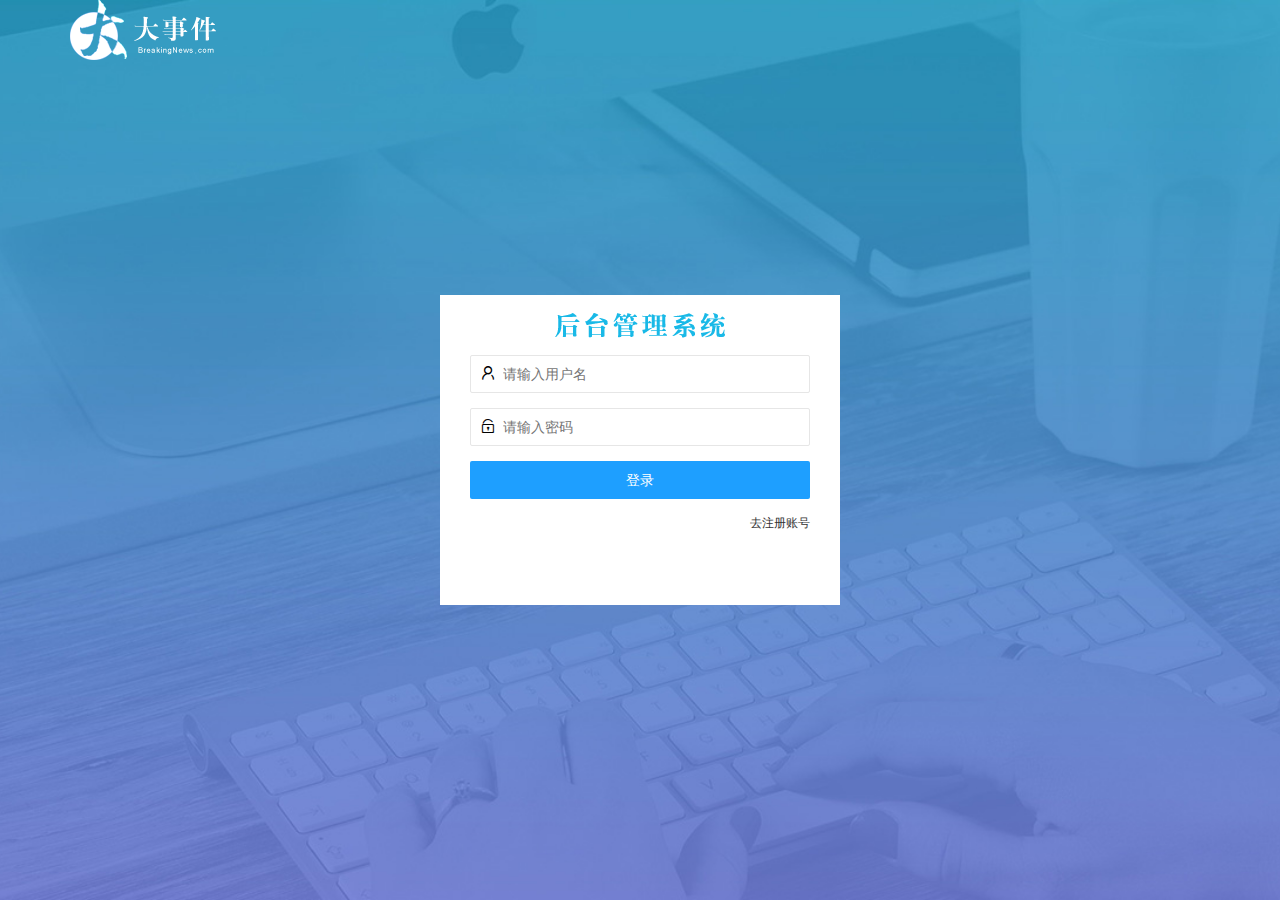
<file: login.html>
<!DOCTYPE html>
<html lang="en">

<head>
    <meta charset="UTF-8">
    <meta name="viewport" content="width=device-width, initial-scale=1.0">
    <title>Document</title>
    <link rel="stylesheet" href="/assets/lib/layui/css/layui.css" />
    <link rel="stylesheet" href="/assets/css/login.css" />
</head>

<body>
    <!-- 头部的logo区域 -->
    <div class="layui-main">
        <img src="/assets/images/logo.png" alt="" />
    </div>

    <!-- 登录注册区域 -->
    <div class="loginAdnRegBox">
        <div class="title-box"></div>
        <!-- 登录的div -->
        <div class="login-box">
            <!-- 登录表单 -->
            <form class="layui-form" id="form_login">
                <!-- 用户名 -->
                <div class="layui-form-item">
                    <i class="layui-icon layui-icon-username"></i>
                    <input type="text" name="username" required lay-verify="required" placeholder="请输入用户名" autocomplete="off" class="layui-input">
                </div>
                <!-- 密码 -->
                <div class="layui-form-item">
                    <i class="layui-icon layui-icon-password"></i>
                    <input type="password" name="password" required lay-verify="required|pwd" placeholder="请输入密码" autocomplete="off" class="layui-input">
                </div>
                <!-- 登录按钮 -->
                <div class="layui-form-item">
                    <!--lay-submit表示是否是提交按钮  -->
                    <button class="layui-btn layui-btn-fluid layui-btn-normal" lay-submit>登录</button>
                </div>
                <div class="layui-form-item links">
                    <div class="reg-login">
                        <a href="javascript:;" id="link_reg">去注册账号</a>
                    </div>
                </div>
            </form>
        </div>
        <!-- 注册的div -->
        <div class="reg-box">
            <!-- 注册表单 -->
            <form class="layui-form" id="form-reg">
                <!-- 用户名 -->
                <div class="layui-form-item">
                    <i class="layui-icon layui-icon-username"></i>
                    <input type="text" name="username" required lay-verify="required" placeholder="请输入用户名" autocomplete="off" class="layui-input">
                </div>
                <!-- 密码 -->
                <div class="layui-form-item">
                    <i class="layui-icon layui-icon-password"></i>
                    <input type="password" name="password" required lay-verify="required|pwd" placeholder="请输入密码" autocomplete="off" class="layui-input">
                </div>
                <!-- 确认密码 -->
                <div class="layui-form-item">
                    <i class="layui-icon layui-icon-password"></i>
                    <input type="password" name="repassword" required lay-verify="required|pwd|repwd" placeholder="再次确认密码" autocomplete="off" class="layui-input">
                </div>
                <!-- 注册按钮 -->
                <div class="layui-form-item">
                    <!--lay-submit表示是否是提交按钮  -->
                    <button class="layui-btn layui-btn-fluid layui-btn-normal" lay-submit>注册</button>
                </div>
                <div class="layui-form-item links">
                    <a href="javascript:;" id="link_login">去登录</a>
                </div>
            </form>
        </div>
    </div>
    <!-- 导入layui的js文件 -->
    <script src="/assets/lib/layui/layui.all.js"></script>
    <!-- 导入JQuery -->
    <script src="/assets/lib/jquery.js"></script>
    <!-- 导入自己封装的baseAPI.js -->
    <script src="/assets/js/baseAPI.js"></script>
    <!-- 导入自己的js脚本 -->
    <script src="/assets/js/login.js"></script>
</body>

</html>
</file>
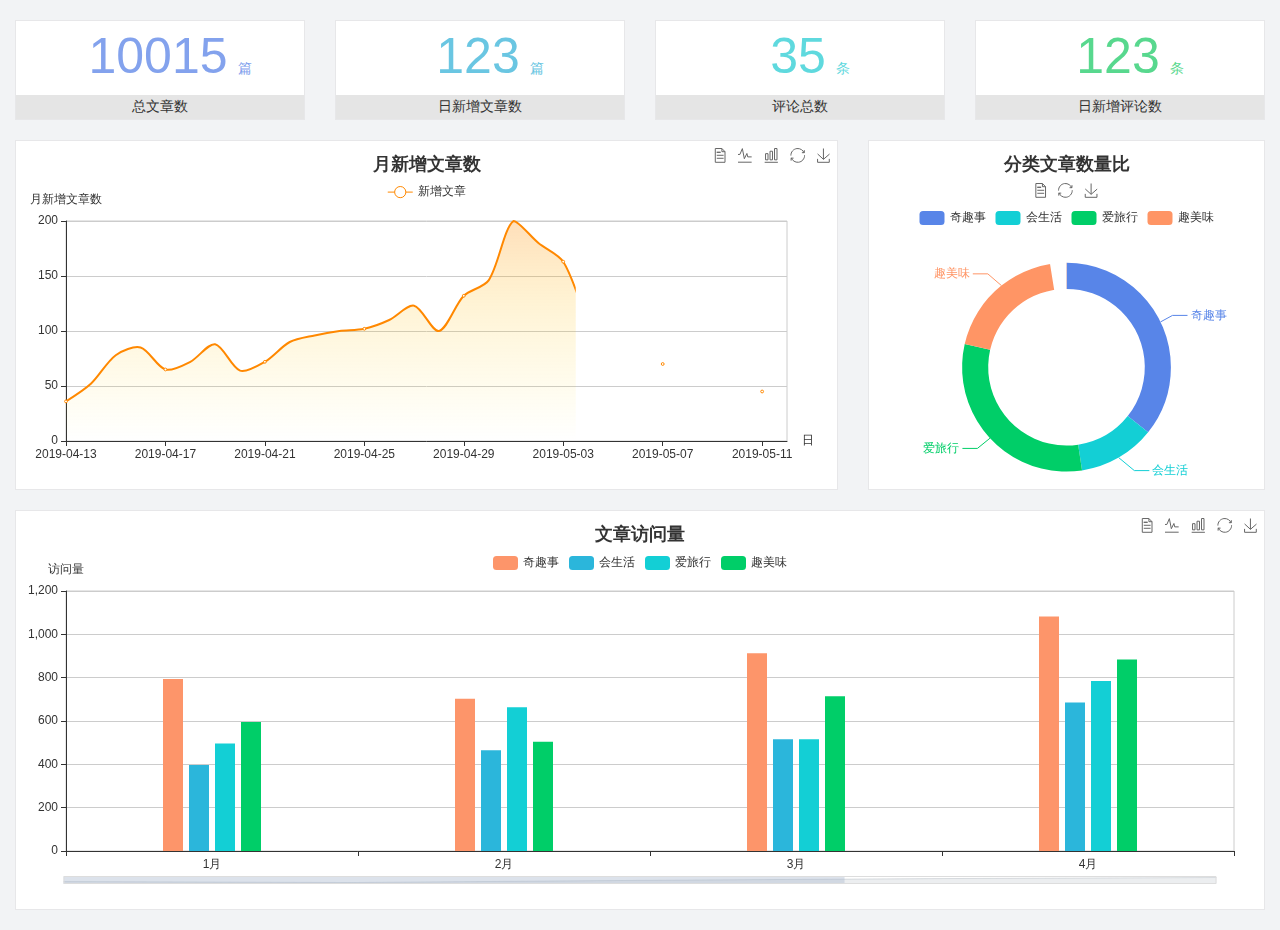
<file: home/dashboard.html>
<!DOCTYPE html>
<html lang="en">

<head>
  <meta charset="UTF-8">
  <meta name="viewport" content="width=device-width, initial-scale=1.0">
  <meta http-equiv="X-UA-Compatible" content="ie=edge">
  <title>图表统计</title>
  <link rel="stylesheet" href="../../assets/lib/bootstrap.css" />
  <link rel="stylesheet" href="../../assets/lib/main.css" />
  <script src="../../assets/lib/jquery.js"></script>
  <script type="text/javascript" src="../../assets/lib/echarts.min.js"></script>
</head>

<body>
  <div class="container-fluid">
    <div class="row spannel_list">
      <div class="col-sm-3 col-xs-6">
        <div class="spannel">
          <em>10015</em><span>篇</span>
          <b>总文章数</b>
        </div>
      </div>
      <div class="col-sm-3 col-xs-6">
        <div class="spannel scolor01">
          <em>123</em><span>篇</span>
          <b>日新增文章数</b>
        </div>
      </div>
      <div class="col-sm-3 col-xs-6">
        <div class="spannel scolor02">
          <em>35</em><span>条</span>
          <b>评论总数</b>
        </div>
      </div>
      <div class="col-sm-3 col-xs-6">
        <div class="spannel scolor03">
          <em>123</em><span>条</span>
          <b>日新增评论数</b>
        </div>
      </div>
    </div>
  </div>

  <div class="container-fluid">
    <div class="row curve-pie">
      <div class="col-lg-8 col-md-8">
        <div class="gragh_pannel" id="curve_show"></div>
      </div>
      <div class="col-lg-4 col-md-4">
        <div class="gragh_pannel" id="pie_show"></div>
      </div>
    </div>
  </div>

  <div class="container-fluid">
    <div class="column_pannel" id="column_show"></div>
  </div>

  <script>
    var oChart = echarts.init(document.getElementById('curve_show'));
    var aList_all = [
      { 'count': 36, 'date': '2019-04-13' },
      { 'count': 52, 'date': '2019-04-14' },
      { 'count': 78, 'date': '2019-04-15' },
      { 'count': 85, 'date': '2019-04-16' },
      { 'count': 65, 'date': '2019-04-17' },
      { 'count': 72, 'date': '2019-04-18' },
      { 'count': 88, 'date': '2019-04-19' },
      { 'count': 64, 'date': '2019-04-20' },
      { 'count': 72, 'date': '2019-04-21' },
      { 'count': 90, 'date': '2019-04-22' },
      { 'count': 96, 'date': '2019-04-23' },
      { 'count': 100, 'date': '2019-04-24' },
      { 'count': 102, 'date': '2019-04-25' },
      { 'count': 110, 'date': '2019-04-26' },
      { 'count': 123, 'date': '2019-04-27' },
      { 'count': 100, 'date': '2019-04-28' },
      { 'count': 132, 'date': '2019-04-29' },
      { 'count': 146, 'date': '2019-04-30' },
      { 'count': 200, 'date': '2019-05-01' },
      { 'count': 180, 'date': '2019-05-02' },
      { 'count': 163, 'date': '2019-05-03' },
      { 'count': 110, 'date': '2019-05-04' },
      { 'count': 80, 'date': '2019-05-05' },
      { 'count': 82, 'date': '2019-05-06' },
      { 'count': 70, 'date': '2019-05-07' },
      { 'count': 65, 'date': '2019-05-08' },
      { 'count': 54, 'date': '2019-05-09' },
      { 'count': 40, 'date': '2019-05-10' },
      { 'count': 45, 'date': '2019-05-11' },
      { 'count': 38, 'date': '2019-05-12' },
    ];

    let aCount = [];
    let aDate = [];

    for (var i = 0; i < aList_all.length; i++) {
      aCount.push(aList_all[i].count);
      aDate.push(aList_all[i].date);
    }

    var chartopt = {
      title: {
        text: '月新增文章数',
        left: 'center',
        top: '10'
      },
      tooltip: {
        trigger: 'axis'
      },
      legend: {
        data: ['新增文章'],
        top: '40'
      },
      toolbox: {
        show: true,
        feature: {
          mark: { show: true },
          dataView: { show: true, readOnly: false },
          magicType: { show: true, type: ['line', 'bar'] },
          restore: { show: true },
          saveAsImage: { show: true }
        }
      },
      calculable: true,
      xAxis: [
        {
          name: '日',
          type: 'category',
          boundaryGap: false,
          data: aDate
        }
      ],
      yAxis: [
        {
          name: '月新增文章数',
          type: 'value'
        }
      ],
      series: [
        {
          name: '新增文章',
          type: 'line',
          smooth: true,
          itemStyle: { normal: { areaStyle: { type: 'default' }, color: '#f80' }, lineStyle: { color: '#f80' } },
          data: aCount
        }],
      areaStyle: {
        normal: {
          color: new echarts.graphic.LinearGradient(0, 0, 0, 1, [{
            offset: 0,
            color: 'rgba(255,136,0,0.39)'
          }, {
            offset: .34,
            color: 'rgba(255,180,0,0.25)'
          }, {
            offset: 1,
            color: 'rgba(255,222,0,0.00)'
          }])

        }
      },
      grid: {
        show: true,
        x: 50,
        x2: 50,
        y: 80,
        height: 220
      }
    };

    oChart.setOption(chartopt);


    var oPie = echarts.init(document.getElementById('pie_show'));
    var oPieopt =
    {
      title: {
        top: 10,
        text: '分类文章数量比',
        x: 'center'
      },
      tooltip: {
        trigger: 'item',
        formatter: "{a} <br/>{b} : {c} ({d}%)"
      },
      color: ['#5885e8', '#13cfd5', '#00ce68', '#ff9565'],
      legend: {
        x: 'center',
        top: 65,
        data: ['奇趣事', '会生活', '爱旅行', '趣美味']
      },
      toolbox: {
        show: true,
        x: 'center',
        top: 35,
        feature: {
          mark: { show: true },
          dataView: { show: true, readOnly: false },
          magicType: {
            show: true,
            type: ['pie', 'funnel'],
            option: {
              funnel: {
                x: '25%',
                width: '50%',
                funnelAlign: 'left',
                max: 1548
              }
            }
          },
          restore: { show: true },
          saveAsImage: { show: true }
        }
      },
      calculable: true,
      series: [
        {
          name: '访问来源',
          type: 'pie',
          radius: ['45%', '60%'],
          center: ['50%', '65%'],
          data: [
            { value: 300, name: '奇趣事' },
            { value: 100, name: '会生活' },
            { value: 260, name: '爱旅行' },
            { value: 180, name: '趣美味' }
          ]
        }
      ]
    };
    oPie.setOption(oPieopt);



    var oColumn = this.echarts.init(document.getElementById('column_show'));
    var oColumnopt =
    {
      title: {
        text: '文章访问量',
        left: 'center',
        top: '10'
      },
      tooltip: {
        trigger: 'axis'
      },
      legend: {
        data: ['奇趣事', '会生活', '爱旅行', '趣美味'],
        top: '40'
      },
      toolbox: {
        show: true,
        feature: {
          mark: { show: true },
          dataView: { show: true, readOnly: false },
          magicType: { show: true, type: ['line', 'bar'] },
          restore: { show: true },
          saveAsImage: { show: true }
        }
      },
      calculable: true,
      xAxis: [
        {
          type: 'category',
          data: ['1月', '2月', '3月', '4月', '5月']
        }
      ],
      yAxis: [
        {
          name: '访问量',
          type: 'value'
        }
      ],
      series: [
        {
          name: '奇趣事',
          type: 'bar',
          barWidth: 20,
          itemStyle: {
            normal: { areaStyle: { type: 'default' }, color: '#fd956a' }
          },
          data: [800, 708, 920, 1090, 1200]
        },
        {
          name: '会生活',
          type: 'bar',
          barWidth: 20,
          itemStyle: {
            normal: { areaStyle: { type: 'default' }, color: '#2bb6db' }
          },
          data: [400, 468, 520, 690, 800]
        },
        {
          name: '爱旅行',
          type: 'bar',
          barWidth: 20,
          itemStyle: {
            normal: { areaStyle: { type: 'default' }, color: '#13cfd5' }
          },
          data: [500, 668, 520, 790, 900]
        },
        {
          name: '趣美味',
          type: 'bar',
          barWidth: 20,
          itemStyle: {
            normal: { areaStyle: { type: 'default' }, color: '#00ce68' }
          },
          data: [600, 508, 720, 890, 1000]
        }
      ],
      grid: {
        show: true,
        x: 50,
        x2: 30,
        y: 80,
        height: 260
      },
      dataZoom: [//给x轴设置滚动条
        {
          start: 0,//默认为0
          end: 100 - 1000 / 31,//默认为100
          type: 'slider',
          show: true,
          xAxisIndex: [0],
          handleSize: 0,//滑动条的 左右2个滑动条的大小
          height: 8,//组件高度
          left: 45, //左边的距离
          right: 50,//右边的距离
          bottom: 26,//右边的距离
          handleColor: '#ddd',//h滑动图标的颜色
          handleStyle: {
            borderColor: "#cacaca",
            borderWidth: "1",
            shadowBlur: 2,
            background: "#ddd",
            shadowColor: "#ddd",
          }
        }]
    };
    oColumn.setOption(oColumnopt);
  </script>
</body>

</html>
</file>
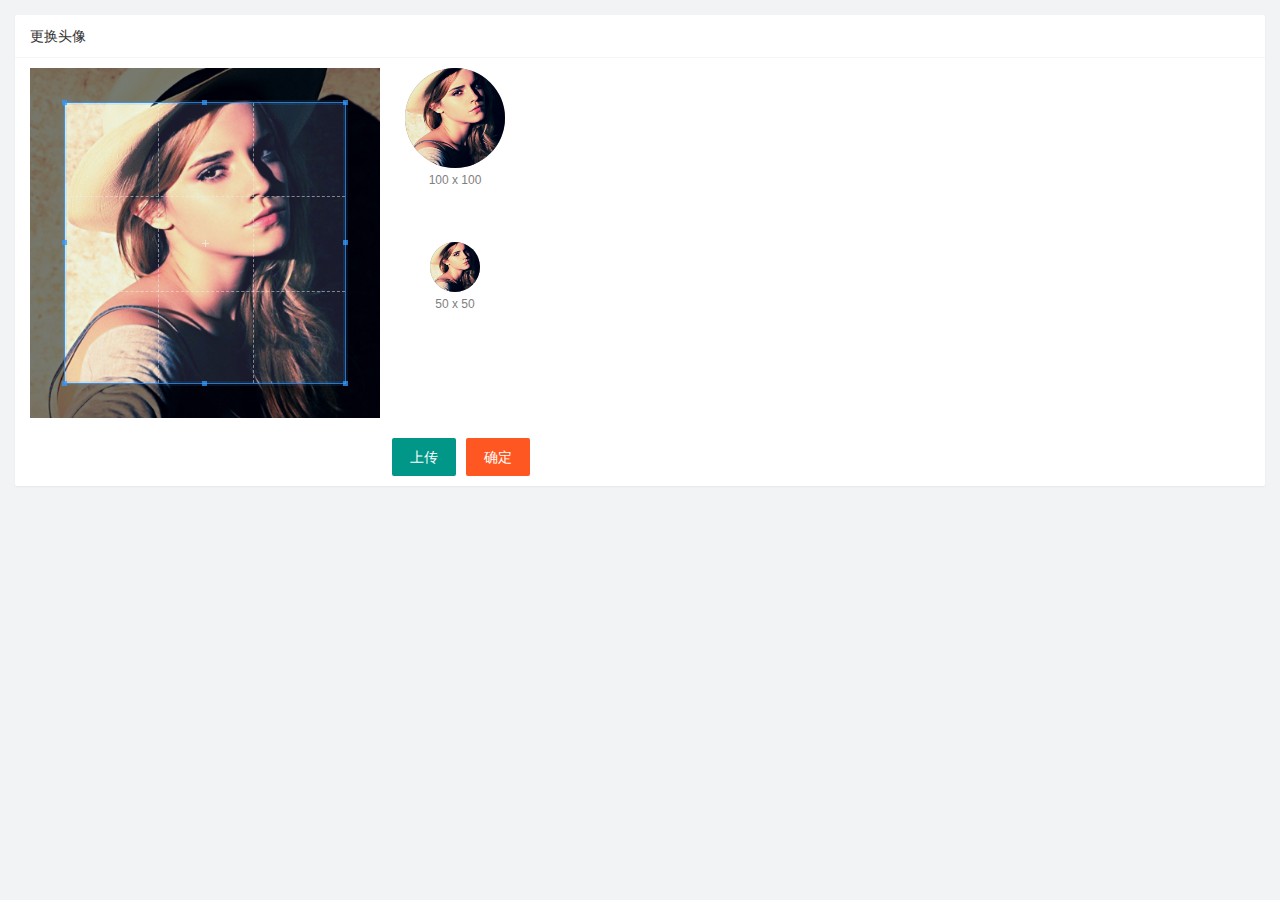
<file: user/user_avatar.html>
<!DOCTYPE html>
<html lang="en">

<head>
    <meta charset="UTF-8" />
    <meta name="viewport" content="width=device-width, initial-scale=1.0" />
    <title>Document</title>
    <link rel="stylesheet" href="/assets/lib/layui/css/layui.css" />
    <link rel="stylesheet" href="/assets/lib/cropper/cropper.css">
    <link rel="stylesheet" href="/assets/css/user/user_avatar.css" />
</head>

<body>
    <div class="layui-card">
        <div class="layui-card-header">更换头像</div>
        <div class="layui-card-body">
            <!-- 第一行的图片裁剪和预览区域 -->
            <div class="row1">
                <!-- 图片裁剪区域 -->
                <div class="cropper-box">
                    <!-- 这个 img 标签很重要，将来会把它初始化为裁剪区域 -->
                    <img id="image" src="/assets/images/sample.jpg" />
                </div>
                <!-- 图片的预览区域 -->
                <div class="preview-box">
                    <div>
                        <!-- 宽高为 100px 的预览区域 -->
                        <div class="img-preview w100"></div>
                        <p class="size">100 x 100</p>
                    </div>
                    <div>
                        <!-- 宽高为 50px 的预览区域 -->
                        <div class="img-preview w50"></div>
                        <p class="size">50 x 50</p>
                    </div>
                </div>
            </div>

            <!-- 第二行的按钮区域 -->
            <div class="row2">
                <!-- accept 可以指定用户选择文件类型 -->
                <input type="file" id="file" accept="image/png,image/jpeg" />
                <button type="button" class="layui-btn" id="btnChooseImage">上传</button>
                <button type="button" class="layui-btn layui-btn-danger" id="btnUpload">确定</button>
            </div>
        </div>
    </div>

    <script src="/assets/lib/layui/layui.all.js"></script>
    <script src="/assets/lib/jquery.js"></script>
    <script src="/assets/lib/cropper/Cropper.js"></script>
    <script src="/assets/lib/cropper/jquery-cropper.js"></script>
    <script src="/assets/js/baseAPI.js"></script>
    <script src="/assets/js/user/user_avatar.js"></script>
</body>

</html>
</file>
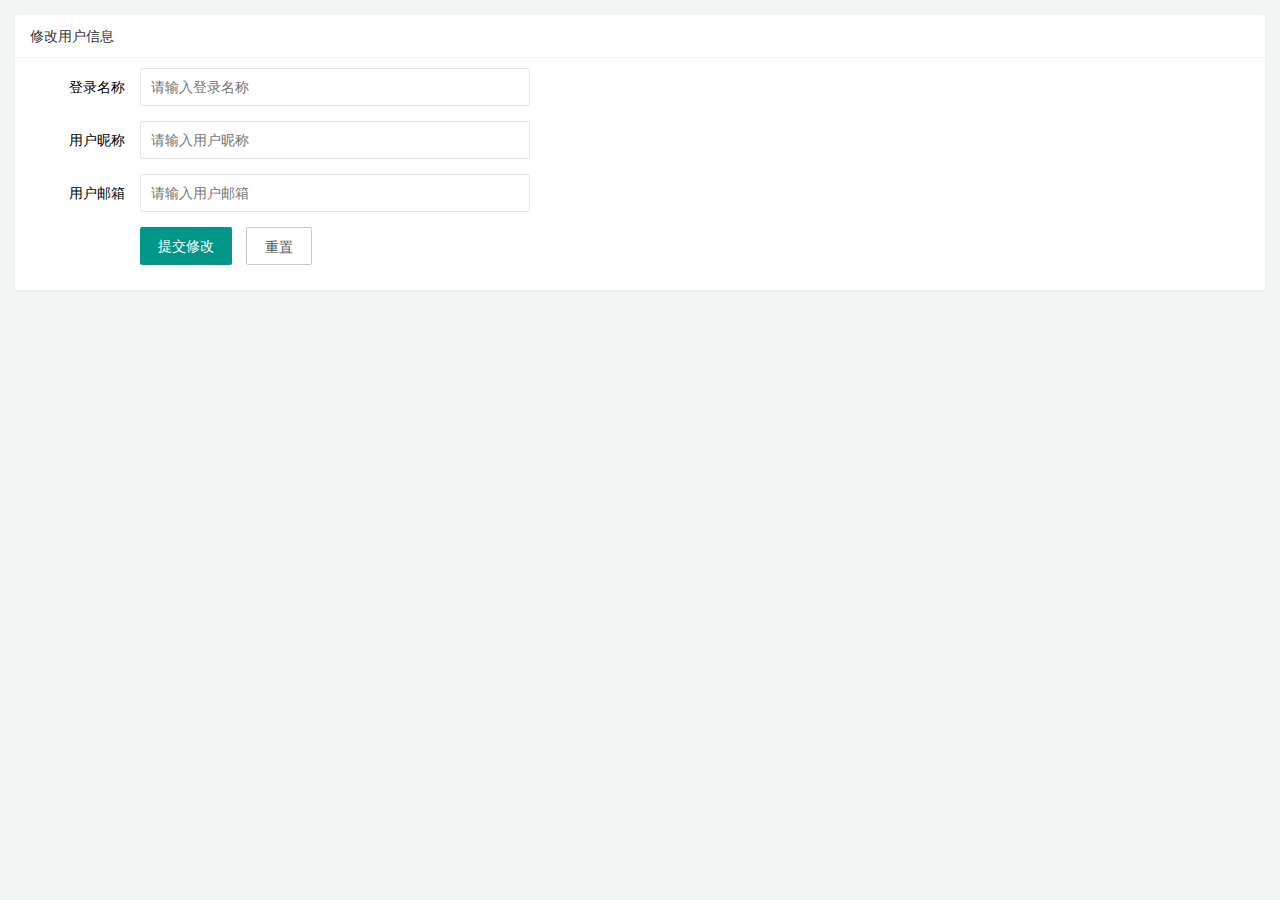
<file: user/user_info.html>
<!DOCTYPE html>
<html lang="en">

<head>
    <meta charset="UTF-8" />
    <meta name="viewport" content="width=device-width, initial-scale=1.0" />
    <title>Document</title>
    <link rel="stylesheet" href="/assets/lib/layui/css/layui.css">
    <link rel="stylesheet" href="/assets/css/user/user_info.css" />
</head>

<body>
    <!-- 卡片区域 -->
    <div class="layui-card">
        <div class="layui-card-header">修改用户信息</div>
        <div class="layui-card-body">
            <form class="layui-form" lay-filter="formUserInfo">
                <!-- 这是隐藏域 用于存放用户Id-->
                <input type="hidden" name="id">

                <div class="layui-form-item">
                    <label class="layui-form-label">登录名称</label>
                    <div class="layui-input-block">
                        <input readonly type="text" name="username" required lay-verify="required" placeholder="请输入登录名称" autocomplete="off" class="layui-input">
                    </div>
                </div>

                <div class="layui-form-item">
                    <label class="layui-form-label">用户昵称</label>
                    <div class="layui-input-block">
                        <input type="text" name="nickname" required lay-verify="required|nickname" placeholder="请输入用户昵称" autocomplete="off" class="layui-input">
                    </div>
                </div>

                <div class="layui-form-item">
                    <label class="layui-form-label">用户邮箱</label>
                    <div class="layui-input-block">
                        <input type="text" name="email" required lay-verify="required|email" placeholder="请输入用户邮箱" autocomplete="off" class="layui-input">
                    </div>
                </div>

                <div class="layui-form-item">
                    <div class="layui-input-block">
                        <button class="layui-btn" lay-submit lay-filter="formDemo">提交修改</button>
                        <button type="reset" class="layui-btn layui-btn-primary" id="btnReset">重置</button>
                    </div>
                </div>
            </form>
        </div>
    </div>
    <!-- 导入layui的js -->
    <script src="/assets/lib/layui/layui.all.js"></script>
    <!-- 导入jquery -->
    <script src="/assets/lib/jquery.js"></script>
    <!-- 导入baseAPI.js -->
    <script src="/assets/js/baseAPI.js"></script>
    <!-- 导入自己的 js -->
    <script src="/assets/js/user/user_info.js"></script>
</body>

</html>
</file>
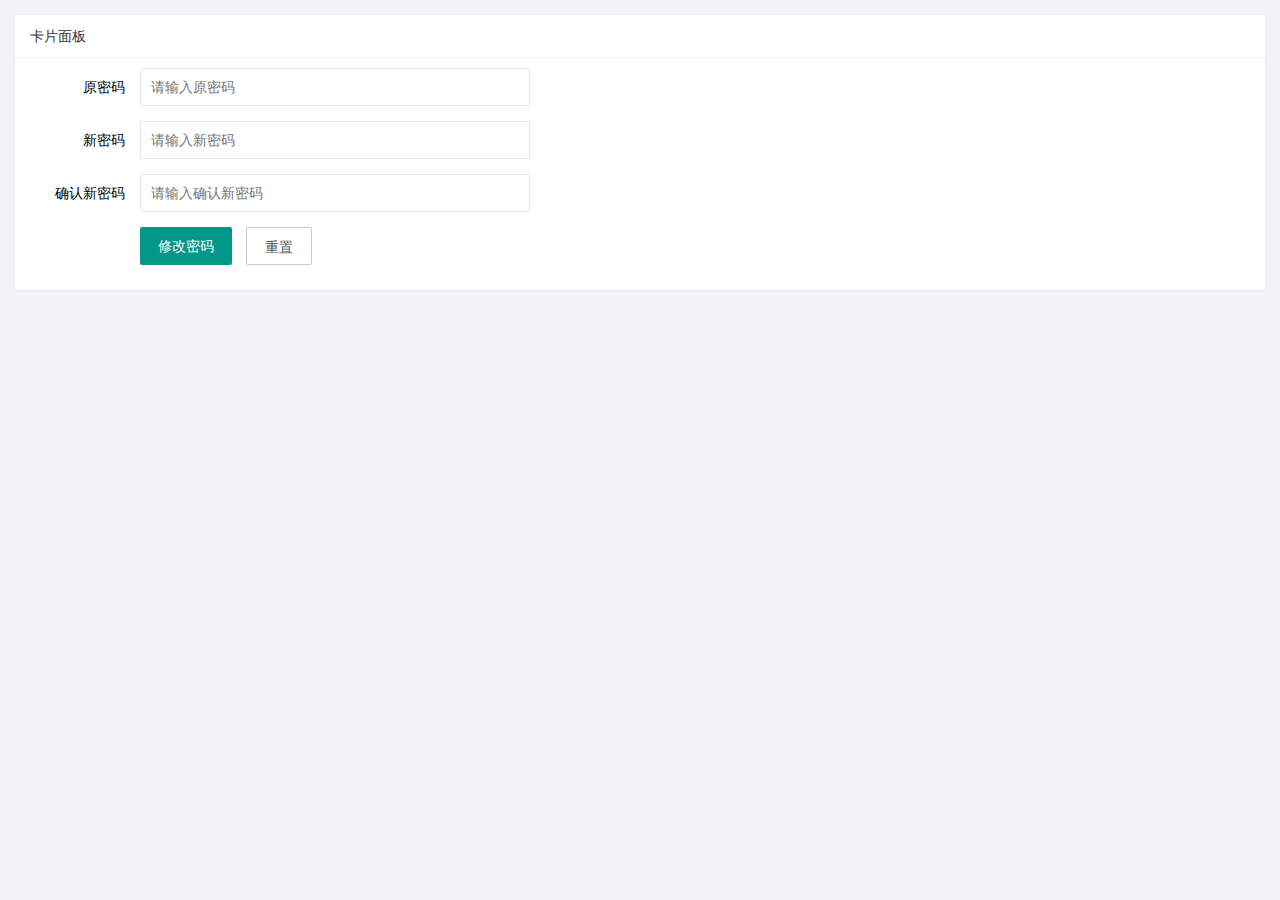
<file: user/user_pwd.html>
<!DOCTYPE html>
<html lang="en">

<head>
    <meta charset="UTF-8" />
    <meta name="viewport" content="width=device-width, initial-scale=1.0" />
    <title>Document</title>
    <link rel="stylesheet" href="/assets/lib/layui/css/layui.css" />
    <link rel="stylesheet" href="/assets/css/user/user_pwd.css" />
</head>

<body>
    <div class="layui-card">
        <div class="layui-card-header">卡片面板</div>
        <div class="layui-card-body">
            <form class="layui-form" action="">
                <div class="layui-form-item">
                    <label class="layui-form-label">原密码</label>
                    <div class="layui-input-block">
                        <input type="password" name="oldPwd" required lay-verify="required|pwd" placeholder="请输入原密码" autocomplete="off" class="layui-input">
                    </div>
                </div>

                <div class="layui-form-item">
                    <label class="layui-form-label">新密码</label>
                    <div class="layui-input-block">
                        <input type="password" name="newPwd" required lay-verify="required|pwd|samePwd" placeholder="请输入新密码" autocomplete="off" class="layui-input">
                    </div>
                </div>

                <div class="layui-form-item">
                    <label class="layui-form-label">确认新密码</label>
                    <div class="layui-input-block">
                        <input type="password" name="rePwd" required lay-verify="required|pwd|rePwd" placeholder="请输入确认新密码" autocomplete="off" class="layui-input">
                    </div>
                </div>

                <div class="layui-form-item">
                    <div class="layui-input-block">
                        <button class="layui-btn" lay-submit lay-filter="formDemo">修改密码</button>
                        <button type="reset" class="layui-btn layui-btn-primary">重置</button>
                    </div>
                </div>
            </form>
        </div>
    </div>

    <script src="/assets/lib/layui/layui.all.js"></script>
    <script src="/assets/lib/jquery.js"></script>
    <script src="/assets/js/baseAPI.js"></script>
    <script src="/assets/js/user/user_pwd.js"></script>
</body>

</html>
</file>
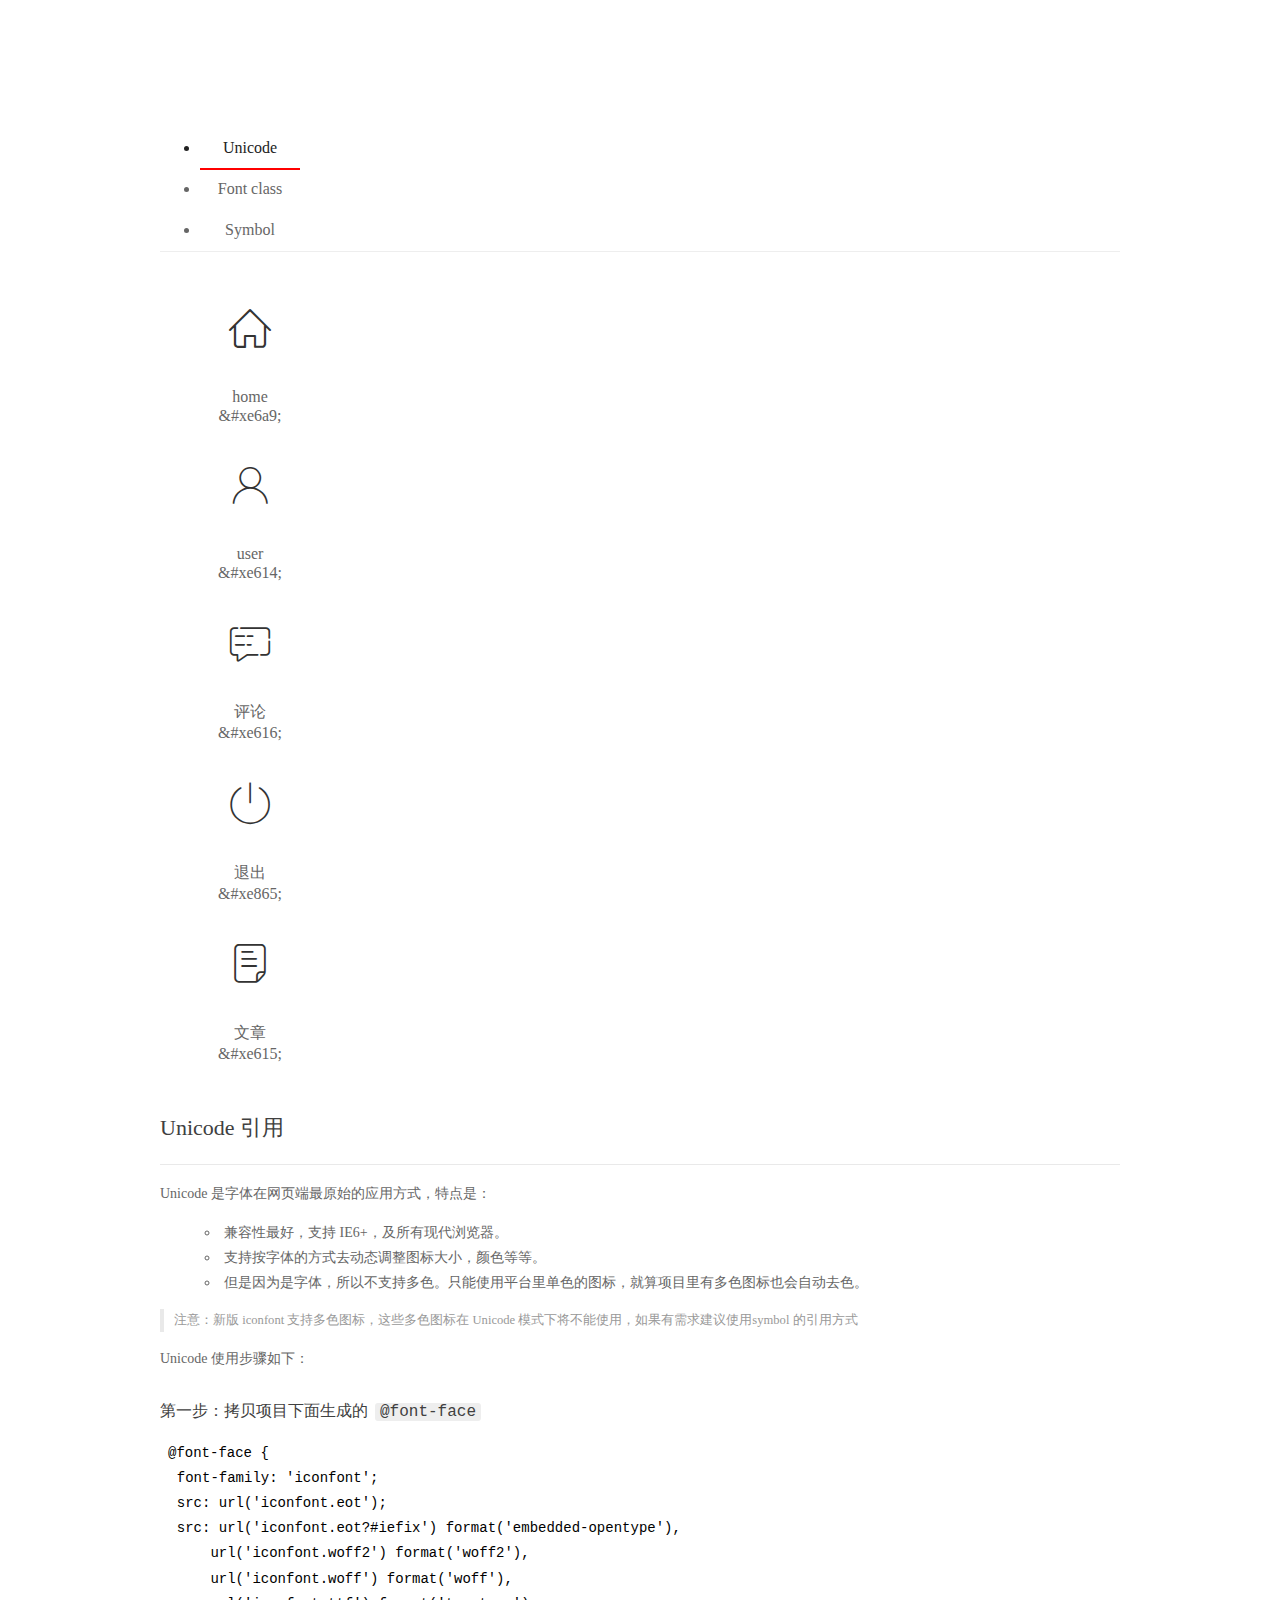
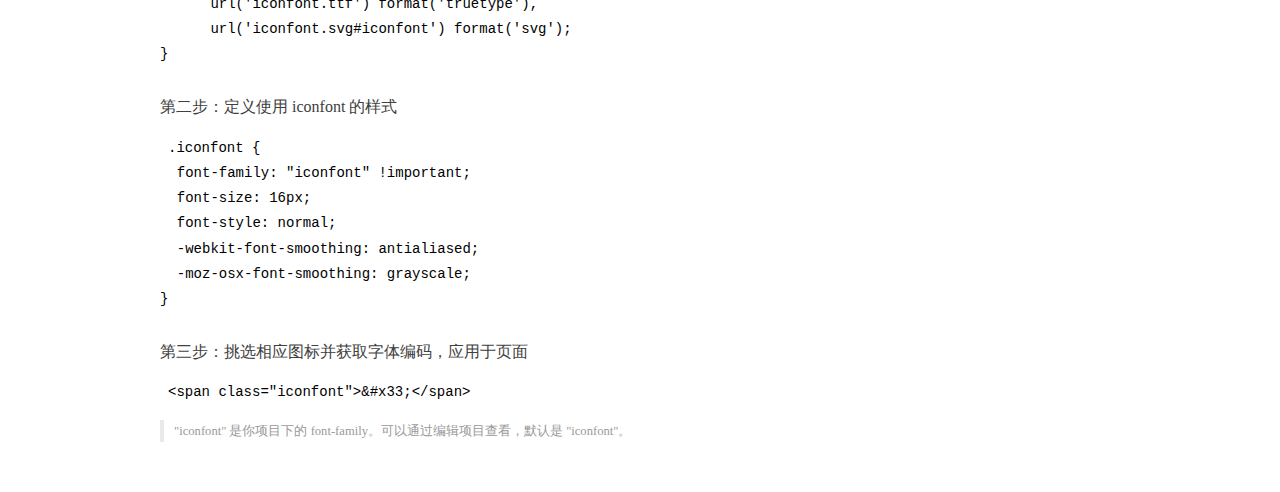
<file: assets/fonts/demo_index.html>
<!DOCTYPE html>
<html>
<head>
  <meta charset="utf-8"/>
  <title>IconFont Demo</title>
  <link rel="shortcut icon" href="https://gtms04.alicdn.com/tps/i4/TB1_oz6GVXXXXaFXpXXJDFnIXXX-64-64.ico" type="image/x-icon"/>
  <link rel="stylesheet" href="https://g.alicdn.com/thx/cube/1.3.2/cube.min.css">
  <link rel="stylesheet" href="demo.css">
  <link rel="stylesheet" href="iconfont.css">
  <script src="iconfont.js"></script>
  <!-- jQuery -->
  <script src="https://a1.alicdn.com/oss/uploads/2018/12/26/7bfddb60-08e8-11e9-9b04-53e73bb6408b.js"></script>
  <!-- 代码高亮 -->
  <script src="https://a1.alicdn.com/oss/uploads/2018/12/26/a3f714d0-08e6-11e9-8a15-ebf944d7534c.js"></script>
</head>
<body>
  <div class="main">
    <h1 class="logo"><a href="https://www.iconfont.cn/" title="iconfont 首页" target="_blank">&#xe86b;</a></h1>
    <div class="nav-tabs">
      <ul id="tabs" class="dib-box">
        <li class="dib active"><span>Unicode</span></li>
        <li class="dib"><span>Font class</span></li>
        <li class="dib"><span>Symbol</span></li>
      </ul>
      
    </div>
    <div class="tab-container">
      <div class="content unicode" style="display: block;">
          <ul class="icon_lists dib-box">
          
            <li class="dib">
              <span class="icon iconfont">&#xe6a9;</span>
                <div class="name">home</div>
                <div class="code-name">&amp;#xe6a9;</div>
              </li>
          
            <li class="dib">
              <span class="icon iconfont">&#xe614;</span>
                <div class="name">user</div>
                <div class="code-name">&amp;#xe614;</div>
              </li>
          
            <li class="dib">
              <span class="icon iconfont">&#xe616;</span>
                <div class="name">评论</div>
                <div class="code-name">&amp;#xe616;</div>
              </li>
          
            <li class="dib">
              <span class="icon iconfont">&#xe865;</span>
                <div class="name">退出</div>
                <div class="code-name">&amp;#xe865;</div>
              </li>
          
            <li class="dib">
              <span class="icon iconfont">&#xe615;</span>
                <div class="name">文章</div>
                <div class="code-name">&amp;#xe615;</div>
              </li>
          
          </ul>
          <div class="article markdown">
          <h2 id="unicode-">Unicode 引用</h2>
          <hr>

          <p>Unicode 是字体在网页端最原始的应用方式，特点是：</p>
          <ul>
            <li>兼容性最好，支持 IE6+，及所有现代浏览器。</li>
            <li>支持按字体的方式去动态调整图标大小，颜色等等。</li>
            <li>但是因为是字体，所以不支持多色。只能使用平台里单色的图标，就算项目里有多色图标也会自动去色。</li>
          </ul>
          <blockquote>
            <p>注意：新版 iconfont 支持多色图标，这些多色图标在 Unicode 模式下将不能使用，如果有需求建议使用symbol 的引用方式</p>
          </blockquote>
          <p>Unicode 使用步骤如下：</p>
          <h3 id="-font-face">第一步：拷贝项目下面生成的 <code>@font-face</code></h3>
<pre><code class="language-css"
>@font-face {
  font-family: 'iconfont';
  src: url('iconfont.eot');
  src: url('iconfont.eot?#iefix') format('embedded-opentype'),
      url('iconfont.woff2') format('woff2'),
      url('iconfont.woff') format('woff'),
      url('iconfont.ttf') format('truetype'),
      url('iconfont.svg#iconfont') format('svg');
}
</code></pre>
          <h3 id="-iconfont-">第二步：定义使用 iconfont 的样式</h3>
<pre><code class="language-css"
>.iconfont {
  font-family: "iconfont" !important;
  font-size: 16px;
  font-style: normal;
  -webkit-font-smoothing: antialiased;
  -moz-osx-font-smoothing: grayscale;
}
</code></pre>
          <h3 id="-">第三步：挑选相应图标并获取字体编码，应用于页面</h3>
<pre>
<code class="language-html"
>&lt;span class="iconfont"&gt;&amp;#x33;&lt;/span&gt;
</code></pre>
          <blockquote>
            <p>"iconfont" 是你项目下的 font-family。可以通过编辑项目查看，默认是 "iconfont"。</p>
          </blockquote>
          </div>
      </div>
      <div class="content font-class">
        <ul class="icon_lists dib-box">
          
          <li class="dib">
            <span class="icon iconfont icon-home"></span>
            <div class="name">
              home
            </div>
            <div class="code-name">.icon-home
            </div>
          </li>
          
          <li class="dib">
            <span class="icon iconfont icon-user"></span>
            <div class="name">
              user
            </div>
            <div class="code-name">.icon-user
            </div>
          </li>
          
          <li class="dib">
            <span class="icon iconfont icon-pinglun"></span>
            <div class="name">
              评论
            </div>
            <div class="code-name">.icon-pinglun
            </div>
          </li>
          
          <li class="dib">
            <span class="icon iconfont icon-tuichu"></span>
            <div class="name">
              退出
            </div>
            <div class="code-name">.icon-tuichu
            </div>
          </li>
          
          <li class="dib">
            <span class="icon iconfont icon-16"></span>
            <div class="name">
              文章
            </div>
            <div class="code-name">.icon-16
            </div>
          </li>
          
        </ul>
        <div class="article markdown">
        <h2 id="font-class-">font-class 引用</h2>
        <hr>

        <p>font-class 是 Unicode 使用方式的一种变种，主要是解决 Unicode 书写不直观，语意不明确的问题。</p>
        <p>与 Unicode 使用方式相比，具有如下特点：</p>
        <ul>
          <li>兼容性良好，支持 IE8+，及所有现代浏览器。</li>
          <li>相比于 Unicode 语意明确，书写更直观。可以很容易分辨这个 icon 是什么。</li>
          <li>因为使用 class 来定义图标，所以当要替换图标时，只需要修改 class 里面的 Unicode 引用。</li>
          <li>不过因为本质上还是使用的字体，所以多色图标还是不支持的。</li>
        </ul>
        <p>使用步骤如下：</p>
        <h3 id="-fontclass-">第一步：引入项目下面生成的 fontclass 代码：</h3>
<pre><code class="language-html">&lt;link rel="stylesheet" href="./iconfont.css"&gt;
</code></pre>
        <h3 id="-">第二步：挑选相应图标并获取类名，应用于页面：</h3>
<pre><code class="language-html">&lt;span class="iconfont icon-xxx"&gt;&lt;/span&gt;
</code></pre>
        <blockquote>
          <p>"
            iconfont" 是你项目下的 font-family。可以通过编辑项目查看，默认是 "iconfont"。</p>
        </blockquote>
      </div>
      </div>
      <div class="content symbol">
          <ul class="icon_lists dib-box">
          
            <li class="dib">
                <svg class="icon svg-icon" aria-hidden="true">
                  <use xlink:href="#icon-home"></use>
                </svg>
                <div class="name">home</div>
                <div class="code-name">#icon-home</div>
            </li>
          
            <li class="dib">
                <svg class="icon svg-icon" aria-hidden="true">
                  <use xlink:href="#icon-user"></use>
                </svg>
                <div class="name">user</div>
                <div class="code-name">#icon-user</div>
            </li>
          
            <li class="dib">
                <svg class="icon svg-icon" aria-hidden="true">
                  <use xlink:href="#icon-pinglun"></use>
                </svg>
                <div class="name">评论</div>
                <div class="code-name">#icon-pinglun</div>
            </li>
          
            <li class="dib">
                <svg class="icon svg-icon" aria-hidden="true">
                  <use xlink:href="#icon-tuichu"></use>
                </svg>
                <div class="name">退出</div>
                <div class="code-name">#icon-tuichu</div>
            </li>
          
            <li class="dib">
                <svg class="icon svg-icon" aria-hidden="true">
                  <use xlink:href="#icon-16"></use>
                </svg>
                <div class="name">文章</div>
                <div class="code-name">#icon-16</div>
            </li>
          
          </ul>
          <div class="article markdown">
          <h2 id="symbol-">Symbol 引用</h2>
          <hr>

          <p>这是一种全新的使用方式，应该说这才是未来的主流，也是平台目前推荐的用法。相关介绍可以参考这篇<a href="">文章</a>
            这种用法其实是做了一个 SVG 的集合，与另外两种相比具有如下特点：</p>
          <ul>
            <li>支持多色图标了，不再受单色限制。</li>
            <li>通过一些技巧，支持像字体那样，通过 <code>font-size</code>, <code>color</code> 来调整样式。</li>
            <li>兼容性较差，支持 IE9+，及现代浏览器。</li>
            <li>浏览器渲染 SVG 的性能一般，还不如 png。</li>
          </ul>
          <p>使用步骤如下：</p>
          <h3 id="-symbol-">第一步：引入项目下面生成的 symbol 代码：</h3>
<pre><code class="language-html">&lt;script src="./iconfont.js"&gt;&lt;/script&gt;
</code></pre>
          <h3 id="-css-">第二步：加入通用 CSS 代码（引入一次就行）：</h3>
<pre><code class="language-html">&lt;style&gt;
.icon {
  width: 1em;
  height: 1em;
  vertical-align: -0.15em;
  fill: currentColor;
  overflow: hidden;
}
&lt;/style&gt;
</code></pre>
          <h3 id="-">第三步：挑选相应图标并获取类名，应用于页面：</h3>
<pre><code class="language-html">&lt;svg class="icon" aria-hidden="true"&gt;
  &lt;use xlink:href="#icon-xxx"&gt;&lt;/use&gt;
&lt;/svg&gt;
</code></pre>
          </div>
      </div>

    </div>
  </div>
  <script>
  $(document).ready(function () {
      $('.tab-container .content:first').show()

      $('#tabs li').click(function (e) {
        var tabContent = $('.tab-container .content')
        var index = $(this).index()

        if ($(this).hasClass('active')) {
          return
        } else {
          $('#tabs li').removeClass('active')
          $(this).addClass('active')

          tabContent.hide().eq(index).fadeIn()
        }
      })
    })
  </script>
</body>
</html>
</file>
<file: assets/lib/layui/css/layui.css>
/** layui-v2.5.5 MIT License By https://www.layui.com */
 .layui-inline,img{display:inline-block;vertical-align:middle}h1,h2,h3,h4,h5,h6{font-weight:400}.layui-edge,.layui-header,.layui-inline,.layui-main{position:relative}.layui-body,.layui-edge,.layui-elip{overflow:hidden}.layui-btn,.layui-edge,.layui-inline,img{vertical-align:middle}.layui-btn,.layui-disabled,.layui-icon,.layui-unselect{-moz-user-select:none;-webkit-user-select:none;-ms-user-select:none}.layui-elip,.layui-form-checkbox span,.layui-form-pane .layui-form-label{text-overflow:ellipsis;white-space:nowrap}.layui-breadcrumb,.layui-tree-btnGroup{visibility:hidden}blockquote,body,button,dd,div,dl,dt,form,h1,h2,h3,h4,h5,h6,input,li,ol,p,pre,td,textarea,th,ul{margin:0;padding:0;-webkit-tap-highlight-color:rgba(0,0,0,0)}a:active,a:hover{outline:0}img{border:none}li{list-style:none}table{border-collapse:collapse;border-spacing:0}h4,h5,h6{font-size:100%}button,input,optgroup,option,select,textarea{font-family:inherit;font-size:inherit;font-style:inherit;font-weight:inherit;outline:0}pre{white-space:pre-wrap;white-space:-moz-pre-wrap;white-space:-pre-wrap;white-space:-o-pre-wrap;word-wrap:break-word}body{line-height:24px;font:14px Helvetica Neue,Helvetica,PingFang SC,Tahoma,Arial,sans-serif}hr{height:1px;margin:10px 0;border:0;clear:both}a{color:#333;text-decoration:none}a:hover{color:#777}a cite{font-style:normal;*cursor:pointer}.layui-border-box,.layui-border-box *{box-sizing:border-box}.layui-box,.layui-box *{box-sizing:content-box}.layui-clear{clear:both;*zoom:1}.layui-clear:after{content:'\20';clear:both;*zoom:1;display:block;height:0}.layui-inline{*display:inline;*zoom:1}.layui-edge{display:inline-block;width:0;height:0;border-width:6px;border-style:dashed;border-color:transparent}.layui-edge-top{top:-4px;border-bottom-color:#999;border-bottom-style:solid}.layui-edge-right{border-left-color:#999;border-left-style:solid}.layui-edge-bottom{top:2px;border-top-color:#999;border-top-style:solid}.layui-edge-left{border-right-color:#999;border-right-style:solid}.layui-disabled,.layui-disabled:hover{color:#d2d2d2!important;cursor:not-allowed!important}.layui-circle{border-radius:100%}.layui-show{display:block!important}.layui-hide{display:none!important}@font-face{font-family:layui-icon;src:url(../font/iconfont.eot?v=250);src:url(../font/iconfont.eot?v=250#iefix) format('embedded-opentype'),url(../font/iconfont.woff2?v=250) format('woff2'),url(../font/iconfont.woff?v=250) format('woff'),url(../font/iconfont.ttf?v=250) format('truetype'),url(../font/iconfont.svg?v=250#layui-icon) format('svg')}.layui-icon{font-family:layui-icon!important;font-size:16px;font-style:normal;-webkit-font-smoothing:antialiased;-moz-osx-font-smoothing:grayscale}.layui-icon-reply-fill:before{content:"\e611"}.layui-icon-set-fill:before{content:"\e614"}.layui-icon-menu-fill:before{content:"\e60f"}.layui-icon-search:before{content:"\e615"}.layui-icon-share:before{content:"\e641"}.layui-icon-set-sm:before{content:"\e620"}.layui-icon-engine:before{content:"\e628"}.layui-icon-close:before{content:"\1006"}.layui-icon-close-fill:before{content:"\1007"}.layui-icon-chart-screen:before{content:"\e629"}.layui-icon-star:before{content:"\e600"}.layui-icon-circle-dot:before{content:"\e617"}.layui-icon-chat:before{content:"\e606"}.layui-icon-release:before{content:"\e609"}.layui-icon-list:before{content:"\e60a"}.layui-icon-chart:before{content:"\e62c"}.layui-icon-ok-circle:before{content:"\1005"}.layui-icon-layim-theme:before{content:"\e61b"}.layui-icon-table:before{content:"\e62d"}.layui-icon-right:before{content:"\e602"}.layui-icon-left:before{content:"\e603"}.layui-icon-cart-simple:before{content:"\e698"}.layui-icon-face-cry:before{content:"\e69c"}.layui-icon-face-smile:before{content:"\e6af"}.layui-icon-survey:before{content:"\e6b2"}.layui-icon-tree:before{content:"\e62e"}.layui-icon-upload-circle:before{content:"\e62f"}.layui-icon-add-circle:before{content:"\e61f"}.layui-icon-download-circle:before{content:"\e601"}.layui-icon-templeate-1:before{content:"\e630"}.layui-icon-util:before{content:"\e631"}.layui-icon-face-surprised:before{content:"\e664"}.layui-icon-edit:before{content:"\e642"}.layui-icon-speaker:before{content:"\e645"}.layui-icon-down:before{content:"\e61a"}.layui-icon-file:before{content:"\e621"}.layui-icon-layouts:before{content:"\e632"}.layui-icon-rate-half:before{content:"\e6c9"}.layui-icon-add-circle-fine:before{content:"\e608"}.layui-icon-prev-circle:before{content:"\e633"}.layui-icon-read:before{content:"\e705"}.layui-icon-404:before{content:"\e61c"}.layui-icon-carousel:before{content:"\e634"}.layui-icon-help:before{content:"\e607"}.layui-icon-code-circle:before{content:"\e635"}.layui-icon-water:before{content:"\e636"}.layui-icon-username:before{content:"\e66f"}.layui-icon-find-fill:before{content:"\e670"}.layui-icon-about:before{content:"\e60b"}.layui-icon-location:before{content:"\e715"}.layui-icon-up:before{content:"\e619"}.layui-icon-pause:before{content:"\e651"}.layui-icon-date:before{content:"\e637"}.layui-icon-layim-uploadfile:before{content:"\e61d"}.layui-icon-delete:before{content:"\e640"}.layui-icon-play:before{content:"\e652"}.layui-icon-top:before{content:"\e604"}.layui-icon-friends:before{content:"\e612"}.layui-icon-refresh-3:before{content:"\e9aa"}.layui-icon-ok:before{content:"\e605"}.layui-icon-layer:before{content:"\e638"}.layui-icon-face-smile-fine:before{content:"\e60c"}.layui-icon-dollar:before{content:"\e659"}.layui-icon-group:before{content:"\e613"}.layui-icon-layim-download:before{content:"\e61e"}.layui-icon-picture-fine:before{content:"\e60d"}.layui-icon-link:before{content:"\e64c"}.layui-icon-diamond:before{content:"\e735"}.layui-icon-log:before{content:"\e60e"}.layui-icon-rate-solid:before{content:"\e67a"}.layui-icon-fonts-del:before{content:"\e64f"}.layui-icon-unlink:before{content:"\e64d"}.layui-icon-fonts-clear:before{content:"\e639"}.layui-icon-triangle-r:before{content:"\e623"}.layui-icon-circle:before{content:"\e63f"}.layui-icon-radio:before{content:"\e643"}.layui-icon-align-center:before{content:"\e647"}.layui-icon-align-right:before{content:"\e648"}.layui-icon-align-left:before{content:"\e649"}.layui-icon-loading-1:before{content:"\e63e"}.layui-icon-return:before{content:"\e65c"}.layui-icon-fonts-strong:before{content:"\e62b"}.layui-icon-upload:before{content:"\e67c"}.layui-icon-dialogue:before{content:"\e63a"}.layui-icon-video:before{content:"\e6ed"}.layui-icon-headset:before{content:"\e6fc"}.layui-icon-cellphone-fine:before{content:"\e63b"}.layui-icon-add-1:before{content:"\e654"}.layui-icon-face-smile-b:before{content:"\e650"}.layui-icon-fonts-html:before{content:"\e64b"}.layui-icon-form:before{content:"\e63c"}.layui-icon-cart:before{content:"\e657"}.layui-icon-camera-fill:before{content:"\e65d"}.layui-icon-tabs:before{content:"\e62a"}.layui-icon-fonts-code:before{content:"\e64e"}.layui-icon-fire:before{content:"\e756"}.layui-icon-set:before{content:"\e716"}.layui-icon-fonts-u:before{content:"\e646"}.layui-icon-triangle-d:before{content:"\e625"}.layui-icon-tips:before{content:"\e702"}.layui-icon-picture:before{content:"\e64a"}.layui-icon-more-vertical:before{content:"\e671"}.layui-icon-flag:before{content:"\e66c"}.layui-icon-loading:before{content:"\e63d"}.layui-icon-fonts-i:before{content:"\e644"}.layui-icon-refresh-1:before{content:"\e666"}.layui-icon-rmb:before{content:"\e65e"}.layui-icon-home:before{content:"\e68e"}.layui-icon-user:before{content:"\e770"}.layui-icon-notice:before{content:"\e667"}.layui-icon-login-weibo:before{content:"\e675"}.layui-icon-voice:before{content:"\e688"}.layui-icon-upload-drag:before{content:"\e681"}.layui-icon-login-qq:before{content:"\e676"}.layui-icon-snowflake:before{content:"\e6b1"}.layui-icon-file-b:before{content:"\e655"}.layui-icon-template:before{content:"\e663"}.layui-icon-auz:before{content:"\e672"}.layui-icon-console:before{content:"\e665"}.layui-icon-app:before{content:"\e653"}.layui-icon-prev:before{content:"\e65a"}.layui-icon-website:before{content:"\e7ae"}.layui-icon-next:before{content:"\e65b"}.layui-icon-component:before{content:"\e857"}.layui-icon-more:before{content:"\e65f"}.layui-icon-login-wechat:before{content:"\e677"}.layui-icon-shrink-right:before{content:"\e668"}.layui-icon-spread-left:before{content:"\e66b"}.layui-icon-camera:before{content:"\e660"}.layui-icon-note:before{content:"\e66e"}.layui-icon-refresh:before{content:"\e669"}.layui-icon-female:before{content:"\e661"}.layui-icon-male:before{content:"\e662"}.layui-icon-password:before{content:"\e673"}.layui-icon-senior:before{content:"\e674"}.layui-icon-theme:before{content:"\e66a"}.layui-icon-tread:before{content:"\e6c5"}.layui-icon-praise:before{content:"\e6c6"}.layui-icon-star-fill:before{content:"\e658"}.layui-icon-rate:before{content:"\e67b"}.layui-icon-template-1:before{content:"\e656"}.layui-icon-vercode:before{content:"\e679"}.layui-icon-cellphone:before{content:"\e678"}.layui-icon-screen-full:before{content:"\e622"}.layui-icon-screen-restore:before{content:"\e758"}.layui-icon-cols:before{content:"\e610"}.layui-icon-export:before{content:"\e67d"}.layui-icon-print:before{content:"\e66d"}.layui-icon-slider:before{content:"\e714"}.layui-icon-addition:before{content:"\e624"}.layui-icon-subtraction:before{content:"\e67e"}.layui-icon-service:before{content:"\e626"}.layui-icon-transfer:before{content:"\e691"}.layui-main{width:1140px;margin:0 auto}.layui-header{z-index:1000;height:60px}.layui-header a:hover{transition:all .5s;-webkit-transition:all .5s}.layui-side{position:fixed;left:0;top:0;bottom:0;z-index:999;width:200px;overflow-x:hidden}.layui-side-scroll{position:relative;width:220px;height:100%;overflow-x:hidden}.layui-body{position:absolute;left:200px;right:0;top:0;bottom:0;z-index:998;width:auto;overflow-y:auto;box-sizing:border-box}.layui-layout-body{overflow:hidden}.layui-layout-admin .layui-header{background-color:#23262E}.layui-layout-admin .layui-side{top:60px;width:200px;overflow-x:hidden}.layui-layout-admin .layui-body{position:fixed;top:60px;bottom:44px}.layui-layout-admin .layui-main{width:auto;margin:0 15px}.layui-layout-admin .layui-footer{position:fixed;left:200px;right:0;bottom:0;height:44px;line-height:44px;padding:0 15px;background-color:#eee}.layui-layout-admin .layui-logo{position:absolute;left:0;top:0;width:200px;height:100%;line-height:60px;text-align:center;color:#009688;font-size:16px}.layui-layout-admin .layui-header .layui-nav{background:0 0}.layui-layout-left{position:absolute!important;left:200px;top:0}.layui-layout-right{position:absolute!important;right:0;top:0}.layui-container{position:relative;margin:0 auto;padding:0 15px;box-sizing:border-box}.layui-fluid{position:relative;margin:0 auto;padding:0 15px}.layui-row:after,.layui-row:before{content:'';display:block;clear:both}.layui-col-lg1,.layui-col-lg10,.layui-col-lg11,.layui-col-lg12,.layui-col-lg2,.layui-col-lg3,.layui-col-lg4,.layui-col-lg5,.layui-col-lg6,.layui-col-lg7,.layui-col-lg8,.layui-col-lg9,.layui-col-md1,.layui-col-md10,.layui-col-md11,.layui-col-md12,.layui-col-md2,.layui-col-md3,.layui-col-md4,.layui-col-md5,.layui-col-md6,.layui-col-md7,.layui-col-md8,.layui-col-md9,.layui-col-sm1,.layui-col-sm10,.layui-col-sm11,.layui-col-sm12,.layui-col-sm2,.layui-col-sm3,.layui-col-sm4,.layui-col-sm5,.layui-col-sm6,.layui-col-sm7,.layui-col-sm8,.layui-col-sm9,.layui-col-xs1,.layui-col-xs10,.layui-col-xs11,.layui-col-xs12,.layui-col-xs2,.layui-col-xs3,.layui-col-xs4,.layui-col-xs5,.layui-col-xs6,.layui-col-xs7,.layui-col-xs8,.layui-col-xs9{position:relative;display:block;box-sizing:border-box}.layui-col-xs1,.layui-col-xs10,.layui-col-xs11,.layui-col-xs12,.layui-col-xs2,.layui-col-xs3,.layui-col-xs4,.layui-col-xs5,.layui-col-xs6,.layui-col-xs7,.layui-col-xs8,.layui-col-xs9{float:left}.layui-col-xs1{width:8.33333333%}.layui-col-xs2{width:16.66666667%}.layui-col-xs3{width:25%}.layui-col-xs4{width:33.33333333%}.layui-col-xs5{width:41.66666667%}.layui-col-xs6{width:50%}.layui-col-xs7{width:58.33333333%}.layui-col-xs8{width:66.66666667%}.layui-col-xs9{width:75%}.layui-col-xs10{width:83.33333333%}.layui-col-xs11{width:91.66666667%}.layui-col-xs12{width:100%}.layui-col-xs-offset1{margin-left:8.33333333%}.layui-col-xs-offset2{margin-left:16.66666667%}.layui-col-xs-offset3{margin-left:25%}.layui-col-xs-offset4{margin-left:33.33333333%}.layui-col-xs-offset5{margin-left:41.66666667%}.layui-col-xs-offset6{margin-left:50%}.layui-col-xs-offset7{margin-left:58.33333333%}.layui-col-xs-offset8{margin-left:66.66666667%}.layui-col-xs-offset9{margin-left:75%}.layui-col-xs-offset10{margin-left:83.33333333%}.layui-col-xs-offset11{margin-left:91.66666667%}.layui-col-xs-offset12{margin-left:100%}@media screen and (max-width:768px){.layui-hide-xs{display:none!important}.layui-show-xs-block{display:block!important}.layui-show-xs-inline{display:inline!important}.layui-show-xs-inline-block{display:inline-block!important}}@media screen and (min-width:768px){.layui-container{width:750px}.layui-hide-sm{display:none!important}.layui-show-sm-block{display:block!important}.layui-show-sm-inline{display:inline!important}.layui-show-sm-inline-block{display:inline-block!important}.layui-col-sm1,.layui-col-sm10,.layui-col-sm11,.layui-col-sm12,.layui-col-sm2,.layui-col-sm3,.layui-col-sm4,.layui-col-sm5,.layui-col-sm6,.layui-col-sm7,.layui-col-sm8,.layui-col-sm9{float:left}.layui-col-sm1{width:8.33333333%}.layui-col-sm2{width:16.66666667%}.layui-col-sm3{width:25%}.layui-col-sm4{width:33.33333333%}.layui-col-sm5{width:41.66666667%}.layui-col-sm6{width:50%}.layui-col-sm7{width:58.33333333%}.layui-col-sm8{width:66.66666667%}.layui-col-sm9{width:75%}.layui-col-sm10{width:83.33333333%}.layui-col-sm11{width:91.66666667%}.layui-col-sm12{width:100%}.layui-col-sm-offset1{margin-left:8.33333333%}.layui-col-sm-offset2{margin-left:16.66666667%}.layui-col-sm-offset3{margin-left:25%}.layui-col-sm-offset4{margin-left:33.33333333%}.layui-col-sm-offset5{margin-left:41.66666667%}.layui-col-sm-offset6{margin-left:50%}.layui-col-sm-offset7{margin-left:58.33333333%}.layui-col-sm-offset8{margin-left:66.66666667%}.layui-col-sm-offset9{margin-left:75%}.layui-col-sm-offset10{margin-left:83.33333333%}.layui-col-sm-offset11{margin-left:91.66666667%}.layui-col-sm-offset12{margin-left:100%}}@media screen and (min-width:992px){.layui-container{width:970px}.layui-hide-md{display:none!important}.layui-show-md-block{display:block!important}.layui-show-md-inline{display:inline!important}.layui-show-md-inline-block{display:inline-block!important}.layui-col-md1,.layui-col-md10,.layui-col-md11,.layui-col-md12,.layui-col-md2,.layui-col-md3,.layui-col-md4,.layui-col-md5,.layui-col-md6,.layui-col-md7,.layui-col-md8,.layui-col-md9{float:left}.layui-col-md1{width:8.33333333%}.layui-col-md2{width:16.66666667%}.layui-col-md3{width:25%}.layui-col-md4{width:33.33333333%}.layui-col-md5{width:41.66666667%}.layui-col-md6{width:50%}.layui-col-md7{width:58.33333333%}.layui-col-md8{width:66.66666667%}.layui-col-md9{width:75%}.layui-col-md10{width:83.33333333%}.layui-col-md11{width:91.66666667%}.layui-col-md12{width:100%}.layui-col-md-offset1{margin-left:8.33333333%}.layui-col-md-offset2{margin-left:16.66666667%}.layui-col-md-offset3{margin-left:25%}.layui-col-md-offset4{margin-left:33.33333333%}.layui-col-md-offset5{margin-left:41.66666667%}.layui-col-md-offset6{margin-left:50%}.layui-col-md-offset7{margin-left:58.33333333%}.layui-col-md-offset8{margin-left:66.66666667%}.layui-col-md-offset9{margin-left:75%}.layui-col-md-offset10{margin-left:83.33333333%}.layui-col-md-offset11{margin-left:91.66666667%}.layui-col-md-offset12{margin-left:100%}}@media screen and (min-width:1200px){.layui-container{width:1170px}.layui-hide-lg{display:none!important}.layui-show-lg-block{display:block!important}.layui-show-lg-inline{display:inline!important}.layui-show-lg-inline-block{display:inline-block!important}.layui-col-lg1,.layui-col-lg10,.layui-col-lg11,.layui-col-lg12,.layui-col-lg2,.layui-col-lg3,.layui-col-lg4,.layui-col-lg5,.layui-col-lg6,.layui-col-lg7,.layui-col-lg8,.layui-col-lg9{float:left}.layui-col-lg1{width:8.33333333%}.layui-col-lg2{width:16.66666667%}.layui-col-lg3{width:25%}.layui-col-lg4{width:33.33333333%}.layui-col-lg5{width:41.66666667%}.layui-col-lg6{width:50%}.layui-col-lg7{width:58.33333333%}.layui-col-lg8{width:66.66666667%}.layui-col-lg9{width:75%}.layui-col-lg10{width:83.33333333%}.layui-col-lg11{width:91.66666667%}.layui-col-lg12{width:100%}.layui-col-lg-offset1{margin-left:8.33333333%}.layui-col-lg-offset2{margin-left:16.66666667%}.layui-col-lg-offset3{margin-left:25%}.layui-col-lg-offset4{margin-left:33.33333333%}.layui-col-lg-offset5{margin-left:41.66666667%}.layui-col-lg-offset6{margin-left:50%}.layui-col-lg-offset7{margin-left:58.33333333%}.layui-col-lg-offset8{margin-left:66.66666667%}.layui-col-lg-offset9{margin-left:75%}.layui-col-lg-offset10{margin-left:83.33333333%}.layui-col-lg-offset11{margin-left:91.66666667%}.layui-col-lg-offset12{margin-left:100%}}.layui-col-space1{margin:-.5px}.layui-col-space1>*{padding:.5px}.layui-col-space3{margin:-1.5px}.layui-col-space3>*{padding:1.5px}.layui-col-space5{margin:-2.5px}.layui-col-space5>*{padding:2.5px}.layui-col-space8{margin:-3.5px}.layui-col-space8>*{padding:3.5px}.layui-col-space10{margin:-5px}.layui-col-space10>*{padding:5px}.layui-col-space12{margin:-6px}.layui-col-space12>*{padding:6px}.layui-col-space15{margin:-7.5px}.layui-col-space15>*{padding:7.5px}.layui-col-space18{margin:-9px}.layui-col-space18>*{padding:9px}.layui-col-space20{margin:-10px}.layui-col-space20>*{padding:10px}.layui-col-space22{margin:-11px}.layui-col-space22>*{padding:11px}.layui-col-space25{margin:-12.5px}.layui-col-space25>*{padding:12.5px}.layui-col-space30{margin:-15px}.layui-col-space30>*{padding:15px}.layui-btn,.layui-input,.layui-select,.layui-textarea,.layui-upload-button{outline:0;-webkit-appearance:none;transition:all .3s;-webkit-transition:all .3s;box-sizing:border-box}.layui-elem-quote{margin-bottom:10px;padding:15px;line-height:22px;border-left:5px solid #009688;border-radius:0 2px 2px 0;background-color:#f2f2f2}.layui-quote-nm{border-style:solid;border-width:1px 1px 1px 5px;background:0 0}.layui-elem-field{margin-bottom:10px;padding:0;border-width:1px;border-style:solid}.layui-elem-field legend{margin-left:20px;padding:0 10px;font-size:20px;font-weight:300}.layui-field-title{margin:10px 0 20px;border-width:1px 0 0}.layui-field-box{padding:10px 15px}.layui-field-title .layui-field-box{padding:10px 0}.layui-progress{position:relative;height:6px;border-radius:20px;background-color:#e2e2e2}.layui-progress-bar{position:absolute;left:0;top:0;width:0;max-width:100%;height:6px;border-radius:20px;text-align:right;background-color:#5FB878;transition:all .3s;-webkit-transition:all .3s}.layui-progress-big,.layui-progress-big .layui-progress-bar{height:18px;line-height:18px}.layui-progress-text{position:relative;top:-20px;line-height:18px;font-size:12px;color:#666}.layui-progress-big .layui-progress-text{position:static;padding:0 10px;color:#fff}.layui-collapse{border-width:1px;border-style:solid;border-radius:2px}.layui-colla-content,.layui-colla-item{border-top-width:1px;border-top-style:solid}.layui-colla-item:first-child{border-top:none}.layui-colla-title{position:relative;height:42px;line-height:42px;padding:0 15px 0 35px;color:#333;background-color:#f2f2f2;cursor:pointer;font-size:14px;overflow:hidden}.layui-colla-content{display:none;padding:10px 15px;line-height:22px;color:#666}.layui-colla-icon{position:absolute;left:15px;top:0;font-size:14px}.layui-card{margin-bottom:15px;border-radius:2px;background-color:#fff;box-shadow:0 1px 2px 0 rgba(0,0,0,.05)}.layui-card:last-child{margin-bottom:0}.layui-card-header{position:relative;height:42px;line-height:42px;padding:0 15px;border-bottom:1px solid #f6f6f6;color:#333;border-radius:2px 2px 0 0;font-size:14px}.layui-bg-black,.layui-bg-blue,.layui-bg-cyan,.layui-bg-green,.layui-bg-orange,.layui-bg-red{color:#fff!important}.layui-card-body{position:relative;padding:10px 15px;line-height:24px}.layui-card-body[pad15]{padding:15px}.layui-card-body[pad20]{padding:20px}.layui-card-body .layui-table{margin:5px 0}.layui-card .layui-tab{margin:0}.layui-panel-window{position:relative;padding:15px;border-radius:0;border-top:5px solid #E6E6E6;background-color:#fff}.layui-auxiliar-moving{position:fixed;left:0;right:0;top:0;bottom:0;width:100%;height:100%;background:0 0;z-index:9999999999}.layui-form-label,.layui-form-mid,.layui-form-select,.layui-input-block,.layui-input-inline,.layui-textarea{position:relative}.layui-bg-red{background-color:#FF5722!important}.layui-bg-orange{background-color:#FFB800!important}.layui-bg-green{background-color:#009688!important}.layui-bg-cyan{background-color:#2F4056!important}.layui-bg-blue{background-color:#1E9FFF!important}.layui-bg-black{background-color:#393D49!important}.layui-bg-gray{background-color:#eee!important;color:#666!important}.layui-badge-rim,.layui-colla-content,.layui-colla-item,.layui-collapse,.layui-elem-field,.layui-form-pane .layui-form-item[pane],.layui-form-pane .layui-form-label,.layui-input,.layui-layedit,.layui-layedit-tool,.layui-quote-nm,.layui-select,.layui-tab-bar,.layui-tab-card,.layui-tab-title,.layui-tab-title .layui-this:after,.layui-textarea{border-color:#e6e6e6}.layui-timeline-item:before,hr{background-color:#e6e6e6}.layui-text{line-height:22px;font-size:14px;color:#666}.layui-text h1,.layui-text h2,.layui-text h3{font-weight:500;color:#333}.layui-text h1{font-size:30px}.layui-text h2{font-size:24px}.layui-text h3{font-size:18px}.layui-text a:not(.layui-btn){color:#01AAED}.layui-text a:not(.layui-btn):hover{text-decoration:underline}.layui-text ul{padding:5px 0 5px 15px}.layui-text ul li{margin-top:5px;list-style-type:disc}.layui-text em,.layui-word-aux{color:#999!important;padding:0 5px!important}.layui-btn{display:inline-block;height:38px;line-height:38px;padding:0 18px;background-color:#009688;color:#fff;white-space:nowrap;text-align:center;font-size:14px;border:none;border-radius:2px;cursor:pointer}.layui-btn:hover{opacity:.8;filter:alpha(opacity=80);color:#fff}.layui-btn:active{opacity:1;filter:alpha(opacity=100)}.layui-btn+.layui-btn{margin-left:10px}.layui-btn-container{font-size:0}.layui-btn-container .layui-btn{margin-right:10px;margin-bottom:10px}.layui-btn-container .layui-btn+.layui-btn{margin-left:0}.layui-table .layui-btn-container .layui-btn{margin-bottom:9px}.layui-btn-radius{border-radius:100px}.layui-btn .layui-icon{margin-right:3px;font-size:18px;vertical-align:bottom;vertical-align:middle\9}.layui-btn-primary{border:1px solid #C9C9C9;background-color:#fff;color:#555}.layui-btn-primary:hover{border-color:#009688;color:#333}.layui-btn-normal{background-color:#1E9FFF}.layui-btn-warm{background-color:#FFB800}.layui-btn-danger{background-color:#FF5722}.layui-btn-checked{background-color:#5FB878}.layui-btn-disabled,.layui-btn-disabled:active,.layui-btn-disabled:hover{border:1px solid #e6e6e6;background-color:#FBFBFB;color:#C9C9C9;cursor:not-allowed;opacity:1}.layui-btn-lg{height:44px;line-height:44px;padding:0 25px;font-size:16px}.layui-btn-sm{height:30px;line-height:30px;padding:0 10px;font-size:12px}.layui-btn-sm i{font-size:16px!important}.layui-btn-xs{height:22px;line-height:22px;padding:0 5px;font-size:12px}.layui-btn-xs i{font-size:14px!important}.layui-btn-group{display:inline-block;vertical-align:middle;font-size:0}.layui-btn-group .layui-btn{margin-left:0!important;margin-right:0!important;border-left:1px solid rgba(255,255,255,.5);border-radius:0}.layui-btn-group .layui-btn-primary{border-left:none}.layui-btn-group .layui-btn-primary:hover{border-color:#C9C9C9;color:#009688}.layui-btn-group .layui-btn:first-child{border-left:none;border-radius:2px 0 0 2px}.layui-btn-group .layui-btn-primary:first-child{border-left:1px solid #c9c9c9}.layui-btn-group .layui-btn:last-child{border-radius:0 2px 2px 0}.layui-btn-group .layui-btn+.layui-btn{margin-left:0}.layui-btn-group+.layui-btn-group{margin-left:10px}.layui-btn-fluid{width:100%}.layui-input,.layui-select,.layui-textarea{height:38px;line-height:1.3;line-height:38px\9;border-width:1px;border-style:solid;background-color:#fff;border-radius:2px}.layui-input::-webkit-input-placeholder,.layui-select::-webkit-input-placeholder,.layui-textarea::-webkit-input-placeholder{line-height:1.3}.layui-input,.layui-textarea{display:block;width:100%;padding-left:10px}.layui-input:hover,.layui-textarea:hover{border-color:#D2D2D2!important}.layui-input:focus,.layui-textarea:focus{border-color:#C9C9C9!important}.layui-textarea{min-height:100px;height:auto;line-height:20px;padding:6px 10px;resize:vertical}.layui-select{padding:0 10px}.layui-form input[type=checkbox],.layui-form input[type=radio],.layui-form select{display:none}.layui-form [lay-ignore]{display:initial}.layui-form-item{margin-bottom:15px;clear:both;*zoom:1}.layui-form-item:after{content:'\20';clear:both;*zoom:1;display:block;height:0}.layui-form-label{float:left;display:block;padding:9px 15px;width:80px;font-weight:400;line-height:20px;text-align:right}.layui-form-label-col{display:block;float:none;padding:9px 0;line-height:20px;text-align:left}.layui-form-item .layui-inline{margin-bottom:5px;margin-right:10px}.layui-input-block{margin-left:110px;min-height:36px}.layui-input-inline{display:inline-block;vertical-align:middle}.layui-form-item .layui-input-inline{float:left;width:190px;margin-right:10px}.layui-form-text .layui-input-inline{width:auto}.layui-form-mid{float:left;display:block;padding:9px 0!important;line-height:20px;margin-right:10px}.layui-form-danger+.layui-form-select .layui-input,.layui-form-danger:focus{border-color:#FF5722!important}.layui-form-select .layui-input{padding-right:30px;cursor:pointer}.layui-form-select .layui-edge{position:absolute;right:10px;top:50%;margin-top:-3px;cursor:pointer;border-width:6px;border-top-color:#c2c2c2;border-top-style:solid;transition:all .3s;-webkit-transition:all .3s}.layui-form-select dl{display:none;position:absolute;left:0;top:42px;padding:5px 0;z-index:899;min-width:100%;border:1px solid #d2d2d2;max-height:300px;overflow-y:auto;background-color:#fff;border-radius:2px;box-shadow:0 2px 4px rgba(0,0,0,.12);box-sizing:border-box}.layui-form-select dl dd,.layui-form-select dl dt{padding:0 10px;line-height:36px;white-space:nowrap;overflow:hidden;text-overflow:ellipsis}.layui-form-select dl dt{font-size:12px;color:#999}.layui-form-select dl dd{cursor:pointer}.layui-form-select dl dd:hover{background-color:#f2f2f2;-webkit-transition:.5s all;transition:.5s all}.layui-form-select .layui-select-group dd{padding-left:20px}.layui-form-select dl dd.layui-select-tips{padding-left:10px!important;color:#999}.layui-form-select dl dd.layui-this{background-color:#5FB878;color:#fff}.layui-form-checkbox,.layui-form-select dl dd.layui-disabled{background-color:#fff}.layui-form-selected dl{display:block}.layui-form-checkbox,.layui-form-checkbox *,.layui-form-switch{display:inline-block;vertical-align:middle}.layui-form-selected .layui-edge{margin-top:-9px;-webkit-transform:rotate(180deg);transform:rotate(180deg);margin-top:-3px\9}:root .layui-form-selected .layui-edge{margin-top:-9px\0/IE9}.layui-form-selectup dl{top:auto;bottom:42px}.layui-select-none{margin:5px 0;text-align:center;color:#999}.layui-select-disabled .layui-disabled{border-color:#eee!important}.layui-select-disabled .layui-edge{border-top-color:#d2d2d2}.layui-form-checkbox{position:relative;height:30px;line-height:30px;margin-right:10px;padding-right:30px;cursor:pointer;font-size:0;-webkit-transition:.1s linear;transition:.1s linear;box-sizing:border-box}.layui-form-checkbox span{padding:0 10px;height:100%;font-size:14px;border-radius:2px 0 0 2px;background-color:#d2d2d2;color:#fff;overflow:hidden}.layui-form-checkbox:hover span{background-color:#c2c2c2}.layui-form-checkbox i{position:absolute;right:0;top:0;width:30px;height:28px;border:1px solid #d2d2d2;border-left:none;border-radius:0 2px 2px 0;color:#fff;font-size:20px;text-align:center}.layui-form-checkbox:hover i{border-color:#c2c2c2;color:#c2c2c2}.layui-form-checked,.layui-form-checked:hover{border-color:#5FB878}.layui-form-checked span,.layui-form-checked:hover span{background-color:#5FB878}.layui-form-checked i,.layui-form-checked:hover i{color:#5FB878}.layui-form-item .layui-form-checkbox{margin-top:4px}.layui-form-checkbox[lay-skin=primary]{height:auto!important;line-height:normal!important;min-width:18px;min-height:18px;border:none!important;margin-right:0;padding-left:28px;padding-right:0;background:0 0}.layui-form-checkbox[lay-skin=primary] span{padding-left:0;padding-right:15px;line-height:18px;background:0 0;color:#666}.layui-form-checkbox[lay-skin=primary] i{right:auto;left:0;width:16px;height:16px;line-height:16px;border:1px solid #d2d2d2;font-size:12px;border-radius:2px;background-color:#fff;-webkit-transition:.1s linear;transition:.1s linear}.layui-form-checkbox[lay-skin=primary]:hover i{border-color:#5FB878;color:#fff}.layui-form-checked[lay-skin=primary] i{border-color:#5FB878!important;background-color:#5FB878;color:#fff}.layui-checkbox-disbaled[lay-skin=primary] span{background:0 0!important;color:#c2c2c2}.layui-checkbox-disbaled[lay-skin=primary]:hover i{border-color:#d2d2d2}.layui-form-item .layui-form-checkbox[lay-skin=primary]{margin-top:10px}.layui-form-switch{position:relative;height:22px;line-height:22px;min-width:35px;padding:0 5px;margin-top:8px;border:1px solid #d2d2d2;border-radius:20px;cursor:pointer;background-color:#fff;-webkit-transition:.1s linear;transition:.1s linear}.layui-form-switch i{position:absolute;left:5px;top:3px;width:16px;height:16px;border-radius:20px;background-color:#d2d2d2;-webkit-transition:.1s linear;transition:.1s linear}.layui-form-switch em{position:relative;top:0;width:25px;margin-left:21px;padding:0!important;text-align:center!important;color:#999!important;font-style:normal!important;font-size:12px}.layui-form-onswitch{border-color:#5FB878;background-color:#5FB878}.layui-checkbox-disbaled,.layui-checkbox-disbaled i{border-color:#e2e2e2!important}.layui-form-onswitch i{left:100%;margin-left:-21px;background-color:#fff}.layui-form-onswitch em{margin-left:5px;margin-right:21px;color:#fff!important}.layui-checkbox-disbaled span{background-color:#e2e2e2!important}.layui-checkbox-disbaled:hover i{color:#fff!important}[lay-radio]{display:none}.layui-form-radio,.layui-form-radio *{display:inline-block;vertical-align:middle}.layui-form-radio{line-height:28px;margin:6px 10px 0 0;padding-right:10px;cursor:pointer;font-size:0}.layui-form-radio *{font-size:14px}.layui-form-radio>i{margin-right:8px;font-size:22px;color:#c2c2c2}.layui-form-radio>i:hover,.layui-form-radioed>i{color:#5FB878}.layui-radio-disbaled>i{color:#e2e2e2!important}.layui-form-pane .layui-form-label{width:110px;padding:8px 15px;height:38px;line-height:20px;border-width:1px;border-style:solid;border-radius:2px 0 0 2px;text-align:center;background-color:#FBFBFB;overflow:hidden;box-sizing:border-box}.layui-form-pane .layui-input-inline{margin-left:-1px}.layui-form-pane .layui-input-block{margin-left:110px;left:-1px}.layui-form-pane .layui-input{border-radius:0 2px 2px 0}.layui-form-pane .layui-form-text .layui-form-label{float:none;width:100%;border-radius:2px;box-sizing:border-box;text-align:left}.layui-form-pane .layui-form-text .layui-input-inline{display:block;margin:0;top:-1px;clear:both}.layui-form-pane .layui-form-text .layui-input-block{margin:0;left:0;top:-1px}.layui-form-pane .layui-form-text .layui-textarea{min-height:100px;border-radius:0 0 2px 2px}.layui-form-pane .layui-form-checkbox{margin:4px 0 4px 10px}.layui-form-pane .layui-form-radio,.layui-form-pane .layui-form-switch{margin-top:6px;margin-left:10px}.layui-form-pane .layui-form-item[pane]{position:relative;border-width:1px;border-style:solid}.layui-form-pane .layui-form-item[pane] .layui-form-label{position:absolute;left:0;top:0;height:100%;border-width:0 1px 0 0}.layui-form-pane .layui-form-item[pane] .layui-input-inline{margin-left:110px}@media screen and (max-width:450px){.layui-form-item .layui-form-label{text-overflow:ellipsis;overflow:hidden;white-space:nowrap}.layui-form-item .layui-inline{display:block;margin-right:0;margin-bottom:20px;clear:both}.layui-form-item .layui-inline:after{content:'\20';clear:both;display:block;height:0}.layui-form-item .layui-input-inline{display:block;float:none;left:-3px;width:auto;margin:0 0 10px 112px}.layui-form-item .layui-input-inline+.layui-form-mid{margin-left:110px;top:-5px;padding:0}.layui-form-item .layui-form-checkbox{margin-right:5px;margin-bottom:5px}}.layui-layedit{border-width:1px;border-style:solid;border-radius:2px}.layui-layedit-tool{padding:3px 5px;border-bottom-width:1px;border-bottom-style:solid;font-size:0}.layedit-tool-fixed{position:fixed;top:0;border-top:1px solid #e2e2e2}.layui-layedit-tool .layedit-tool-mid,.layui-layedit-tool .layui-icon{display:inline-block;vertical-align:middle;text-align:center;font-size:14px}.layui-layedit-tool .layui-icon{position:relative;width:32px;height:30px;line-height:30px;margin:3px 5px;color:#777;cursor:pointer;border-radius:2px}.layui-layedit-tool .layui-icon:hover{color:#393D49}.layui-layedit-tool .layui-icon:active{color:#000}.layui-layedit-tool .layedit-tool-active{background-color:#e2e2e2;color:#000}.layui-layedit-tool .layui-disabled,.layui-layedit-tool .layui-disabled:hover{color:#d2d2d2;cursor:not-allowed}.layui-layedit-tool .layedit-tool-mid{width:1px;height:18px;margin:0 10px;background-color:#d2d2d2}.layedit-tool-html{width:50px!important;font-size:30px!important}.layedit-tool-b,.layedit-tool-code,.layedit-tool-help{font-size:16px!important}.layedit-tool-d,.layedit-tool-face,.layedit-tool-image,.layedit-tool-unlink{font-size:18px!important}.layedit-tool-image input{position:absolute;font-size:0;left:0;top:0;width:100%;height:100%;opacity:.01;filter:Alpha(opacity=1);cursor:pointer}.layui-layedit-iframe iframe{display:block;width:100%}#LAY_layedit_code{overflow:hidden}.layui-laypage{display:inline-block;*display:inline;*zoom:1;vertical-align:middle;margin:10px 0;font-size:0}.layui-laypage>a:first-child,.layui-laypage>a:first-child em{border-radius:2px 0 0 2px}.layui-laypage>a:last-child,.layui-laypage>a:last-child em{border-radius:0 2px 2px 0}.layui-laypage>:first-child{margin-left:0!important}.layui-laypage>:last-child{margin-right:0!important}.layui-laypage a,.layui-laypage button,.layui-laypage input,.layui-laypage select,.layui-laypage span{border:1px solid #e2e2e2}.layui-laypage a,.layui-laypage span{display:inline-block;*display:inline;*zoom:1;vertical-align:middle;padding:0 15px;height:28px;line-height:28px;margin:0 -1px 5px 0;background-color:#fff;color:#333;font-size:12px}.layui-flow-more a *,.layui-laypage input,.layui-table-view select[lay-ignore]{display:inline-block}.layui-laypage a:hover{color:#009688}.layui-laypage em{font-style:normal}.layui-laypage .layui-laypage-spr{color:#999;font-weight:700}.layui-laypage a{text-decoration:none}.layui-laypage .layui-laypage-curr{position:relative}.layui-laypage .layui-laypage-curr em{position:relative;color:#fff}.layui-laypage .layui-laypage-curr .layui-laypage-em{position:absolute;left:-1px;top:-1px;padding:1px;width:100%;height:100%;background-color:#009688}.layui-laypage-em{border-radius:2px}.layui-laypage-next em,.layui-laypage-prev em{font-family:Sim sun;font-size:16px}.layui-laypage .layui-laypage-count,.layui-laypage .layui-laypage-limits,.layui-laypage .layui-laypage-refresh,.layui-laypage .layui-laypage-skip{margin-left:10px;margin-right:10px;padding:0;border:none}.layui-laypage .layui-laypage-limits,.layui-laypage .layui-laypage-refresh{vertical-align:top}.layui-laypage .layui-laypage-refresh i{font-size:18px;cursor:pointer}.layui-laypage select{height:22px;padding:3px;border-radius:2px;cursor:pointer}.layui-laypage .layui-laypage-skip{height:30px;line-height:30px;color:#999}.layui-laypage button,.layui-laypage input{height:30px;line-height:30px;border-radius:2px;vertical-align:top;background-color:#fff;box-sizing:border-box}.layui-laypage input{width:40px;margin:0 10px;padding:0 3px;text-align:center}.layui-laypage input:focus,.layui-laypage select:focus{border-color:#009688!important}.layui-laypage button{margin-left:10px;padding:0 10px;cursor:pointer}.layui-table,.layui-table-view{margin:10px 0}.layui-flow-more{margin:10px 0;text-align:center;color:#999;font-size:14px}.layui-flow-more a{height:32px;line-height:32px}.layui-flow-more a *{vertical-align:top}.layui-flow-more a cite{padding:0 20px;border-radius:3px;background-color:#eee;color:#333;font-style:normal}.layui-flow-more a cite:hover{opacity:.8}.layui-flow-more a i{font-size:30px;color:#737383}.layui-table{width:100%;background-color:#fff;color:#666}.layui-table tr{transition:all .3s;-webkit-transition:all .3s}.layui-table th{text-align:left;font-weight:400}.layui-table tbody tr:hover,.layui-table thead tr,.layui-table-click,.layui-table-header,.layui-table-hover,.layui-table-mend,.layui-table-patch,.layui-table-tool,.layui-table-total,.layui-table-total tr,.layui-table[lay-even] tr:nth-child(even){background-color:#f2f2f2}.layui-table td,.layui-table th,.layui-table-col-set,.layui-table-fixed-r,.layui-table-grid-down,.layui-table-header,.layui-table-page,.layui-table-tips-main,.layui-table-tool,.layui-table-total,.layui-table-view,.layui-table[lay-skin=line],.layui-table[lay-skin=row]{border-width:1px;border-style:solid;border-color:#e6e6e6}.layui-table td,.layui-table th{position:relative;padding:9px 15px;min-height:20px;line-height:20px;font-size:14px}.layui-table[lay-skin=line] td,.layui-table[lay-skin=line] th{border-width:0 0 1px}.layui-table[lay-skin=row] td,.layui-table[lay-skin=row] th{border-width:0 1px 0 0}.layui-table[lay-skin=nob] td,.layui-table[lay-skin=nob] th{border:none}.layui-table img{max-width:100px}.layui-table[lay-size=lg] td,.layui-table[lay-size=lg] th{padding:15px 30px}.layui-table-view .layui-table[lay-size=lg] .layui-table-cell{height:40px;line-height:40px}.layui-table[lay-size=sm] td,.layui-table[lay-size=sm] th{font-size:12px;padding:5px 10px}.layui-table-view .layui-table[lay-size=sm] .layui-table-cell{height:20px;line-height:20px}.layui-table[lay-data]{display:none}.layui-table-box{position:relative;overflow:hidden}.layui-table-view .layui-table{position:relative;width:auto;margin:0}.layui-table-view .layui-table[lay-skin=line]{border-width:0 1px 0 0}.layui-table-view .layui-table[lay-skin=row]{border-width:0 0 1px}.layui-table-view .layui-table td,.layui-table-view .layui-table th{padding:5px 0;border-top:none;border-left:none}.layui-table-view .layui-table th.layui-unselect .layui-table-cell span{cursor:pointer}.layui-table-view .layui-table td{cursor:default}.layui-table-view .layui-table td[data-edit=text]{cursor:text}.layui-table-view .layui-form-checkbox[lay-skin=primary] i{width:18px;height:18px}.layui-table-view .layui-form-radio{line-height:0;padding:0}.layui-table-view .layui-form-radio>i{margin:0;font-size:20px}.layui-table-init{position:absolute;left:0;top:0;width:100%;height:100%;text-align:center;z-index:110}.layui-table-init .layui-icon{position:absolute;left:50%;top:50%;margin:-15px 0 0 -15px;font-size:30px;color:#c2c2c2}.layui-table-header{border-width:0 0 1px;overflow:hidden}.layui-table-header .layui-table{margin-bottom:-1px}.layui-table-tool .layui-inline[lay-event]{position:relative;width:26px;height:26px;padding:5px;line-height:16px;margin-right:10px;text-align:center;color:#333;border:1px solid #ccc;cursor:pointer;-webkit-transition:.5s all;transition:.5s all}.layui-table-tool .layui-inline[lay-event]:hover{border:1px solid #999}.layui-table-tool-temp{padding-right:120px}.layui-table-tool-self{position:absolute;right:17px;top:10px}.layui-table-tool .layui-table-tool-self .layui-inline[lay-event]{margin:0 0 0 10px}.layui-table-tool-panel{position:absolute;top:29px;left:-1px;padding:5px 0;min-width:150px;min-height:40px;border:1px solid #d2d2d2;text-align:left;overflow-y:auto;background-color:#fff;box-shadow:0 2px 4px rgba(0,0,0,.12)}.layui-table-cell,.layui-table-tool-panel li{overflow:hidden;text-overflow:ellipsis;white-space:nowrap}.layui-table-tool-panel li{padding:0 10px;line-height:30px;-webkit-transition:.5s all;transition:.5s all}.layui-table-tool-panel li .layui-form-checkbox[lay-skin=primary]{width:100%;padding-left:28px}.layui-table-tool-panel li:hover{background-color:#f2f2f2}.layui-table-tool-panel li .layui-form-checkbox[lay-skin=primary] i{position:absolute;left:0;top:0}.layui-table-tool-panel li .layui-form-checkbox[lay-skin=primary] span{padding:0}.layui-table-tool .layui-table-tool-self .layui-table-tool-panel{left:auto;right:-1px}.layui-table-col-set{position:absolute;right:0;top:0;width:20px;height:100%;border-width:0 0 0 1px;background-color:#fff}.layui-table-sort{width:10px;height:20px;margin-left:5px;cursor:pointer!important}.layui-table-sort .layui-edge{position:absolute;left:5px;border-width:5px}.layui-table-sort .layui-table-sort-asc{top:3px;border-top:none;border-bottom-style:solid;border-bottom-color:#b2b2b2}.layui-table-sort .layui-table-sort-asc:hover{border-bottom-color:#666}.layui-table-sort .layui-table-sort-desc{bottom:5px;border-bottom:none;border-top-style:solid;border-top-color:#b2b2b2}.layui-table-sort .layui-table-sort-desc:hover{border-top-color:#666}.layui-table-sort[lay-sort=asc] .layui-table-sort-asc{border-bottom-color:#000}.layui-table-sort[lay-sort=desc] .layui-table-sort-desc{border-top-color:#000}.layui-table-cell{height:28px;line-height:28px;padding:0 15px;position:relative;box-sizing:border-box}.layui-table-cell .layui-form-checkbox[lay-skin=primary]{top:-1px;padding:0}.layui-table-cell .layui-table-link{color:#01AAED}.laytable-cell-checkbox,.laytable-cell-numbers,.laytable-cell-radio,.laytable-cell-space{padding:0;text-align:center}.layui-table-body{position:relative;overflow:auto;margin-right:-1px;margin-bottom:-1px}.layui-table-body .layui-none{line-height:26px;padding:15px;text-align:center;color:#999}.layui-table-fixed{position:absolute;left:0;top:0;z-index:101}.layui-table-fixed .layui-table-body{overflow:hidden}.layui-table-fixed-l{box-shadow:0 -1px 8px rgba(0,0,0,.08)}.layui-table-fixed-r{left:auto;right:-1px;border-width:0 0 0 1px;box-shadow:-1px 0 8px rgba(0,0,0,.08)}.layui-table-fixed-r .layui-table-header{position:relative;overflow:visible}.layui-table-mend{position:absolute;right:-49px;top:0;height:100%;width:50px}.layui-table-tool{position:relative;z-index:890;width:100%;min-height:50px;line-height:30px;padding:10px 15px;border-width:0 0 1px}.layui-table-tool .layui-btn-container{margin-bottom:-10px}.layui-table-page,.layui-table-total{border-width:1px 0 0;margin-bottom:-1px;overflow:hidden}.layui-table-page{position:relative;width:100%;padding:7px 7px 0;height:41px;font-size:12px;white-space:nowrap}.layui-table-page>div{height:26px}.layui-table-page .layui-laypage{margin:0}.layui-table-page .layui-laypage a,.layui-table-page .layui-laypage span{height:26px;line-height:26px;margin-bottom:10px;border:none;background:0 0}.layui-table-page .layui-laypage a,.layui-table-page .layui-laypage span.layui-laypage-curr{padding:0 12px}.layui-table-page .layui-laypage span{margin-left:0;padding:0}.layui-table-page .layui-laypage .layui-laypage-prev{margin-left:-7px!important}.layui-table-page .layui-laypage .layui-laypage-curr .layui-laypage-em{left:0;top:0;padding:0}.layui-table-page .layui-laypage button,.layui-table-page .layui-laypage input{height:26px;line-height:26px}.layui-table-page .layui-laypage input{width:40px}.layui-table-page .layui-laypage button{padding:0 10px}.layui-table-page select{height:18px}.layui-table-patch .layui-table-cell{padding:0;width:30px}.layui-table-edit{position:absolute;left:0;top:0;width:100%;height:100%;padding:0 14px 1px;border-radius:0;box-shadow:1px 1px 20px rgba(0,0,0,.15)}.layui-table-edit:focus{border-color:#5FB878!important}select.layui-table-edit{padding:0 0 0 10px;border-color:#C9C9C9}.layui-table-view .layui-form-checkbox,.layui-table-view .layui-form-radio,.layui-table-view .layui-form-switch{top:0;margin:0;box-sizing:content-box}.layui-table-view .layui-form-checkbox{top:-1px;height:26px;line-height:26px}.layui-table-view .layui-form-checkbox i{height:26px}.layui-table-grid .layui-table-cell{overflow:visible}.layui-table-grid-down{position:absolute;top:0;right:0;width:26px;height:100%;padding:5px 0;border-width:0 0 0 1px;text-align:center;background-color:#fff;color:#999;cursor:pointer}.layui-table-grid-down .layui-icon{position:absolute;top:50%;left:50%;margin:-8px 0 0 -8px}.layui-table-grid-down:hover{background-color:#fbfbfb}body .layui-table-tips .layui-layer-content{background:0 0;padding:0;box-shadow:0 1px 6px rgba(0,0,0,.12)}.layui-table-tips-main{margin:-44px 0 0 -1px;max-height:150px;padding:8px 15px;font-size:14px;overflow-y:scroll;background-color:#fff;color:#666}.layui-table-tips-c{position:absolute;right:-3px;top:-13px;width:20px;height:20px;padding:3px;cursor:pointer;background-color:#666;border-radius:50%;color:#fff}.layui-table-tips-c:hover{background-color:#777}.layui-table-tips-c:before{position:relative;right:-2px}.layui-upload-file{display:none!important;opacity:.01;filter:Alpha(opacity=1)}.layui-upload-drag,.layui-upload-form,.layui-upload-wrap{display:inline-block}.layui-upload-list{margin:10px 0}.layui-upload-choose{padding:0 10px;color:#999}.layui-upload-drag{position:relative;padding:30px;border:1px dashed #e2e2e2;background-color:#fff;text-align:center;cursor:pointer;color:#999}.layui-upload-drag .layui-icon{font-size:50px;color:#009688}.layui-upload-drag[lay-over]{border-color:#009688}.layui-upload-iframe{position:absolute;width:0;height:0;border:0;visibility:hidden}.layui-upload-wrap{position:relative;vertical-align:middle}.layui-upload-wrap .layui-upload-file{display:block!important;position:absolute;left:0;top:0;z-index:10;font-size:100px;width:100%;height:100%;opacity:.01;filter:Alpha(opacity=1);cursor:pointer}.layui-transfer-active,.layui-transfer-box{display:inline-block;vertical-align:middle}.layui-transfer-box,.layui-transfer-header,.layui-transfer-search{border-width:0;border-style:solid;border-color:#e6e6e6}.layui-transfer-box{position:relative;border-width:1px;width:200px;height:360px;border-radius:2px;background-color:#fff}.layui-transfer-box .layui-form-checkbox{width:100%;margin:0!important}.layui-transfer-header{height:38px;line-height:38px;padding:0 10px;border-bottom-width:1px}.layui-transfer-search{position:relative;padding:10px;border-bottom-width:1px}.layui-transfer-search .layui-input{height:32px;padding-left:30px;font-size:12px}.layui-transfer-search .layui-icon-search{position:absolute;left:20px;top:50%;margin-top:-8px;color:#666}.layui-transfer-active{margin:0 15px}.layui-transfer-active .layui-btn{display:block;margin:0;padding:0 15px;background-color:#5FB878;border-color:#5FB878;color:#fff}.layui-transfer-active .layui-btn-disabled{background-color:#FBFBFB;border-color:#e6e6e6;color:#C9C9C9}.layui-transfer-active .layui-btn:first-child{margin-bottom:15px}.layui-transfer-active .layui-btn .layui-icon{margin:0;font-size:14px!important}.layui-transfer-data{padding:5px 0;overflow:auto}.layui-transfer-data li{height:32px;line-height:32px;padding:0 10px}.layui-transfer-data li:hover{background-color:#f2f2f2;transition:.5s all}.layui-transfer-data .layui-none{padding:15px 10px;text-align:center;color:#999}.layui-nav{position:relative;padding:0 20px;background-color:#393D49;color:#fff;border-radius:2px;font-size:0;box-sizing:border-box}.layui-nav *{font-size:14px}.layui-nav .layui-nav-item{position:relative;display:inline-block;*display:inline;*zoom:1;vertical-align:middle;line-height:60px}.layui-nav .layui-nav-item a{display:block;padding:0 20px;color:#fff;color:rgba(255,255,255,.7);transition:all .3s;-webkit-transition:all .3s}.layui-nav .layui-this:after,.layui-nav-bar,.layui-nav-tree .layui-nav-itemed:after{position:absolute;left:0;top:0;width:0;height:5px;background-color:#5FB878;transition:all .2s;-webkit-transition:all .2s}.layui-nav-bar{z-index:1000}.layui-nav .layui-nav-item a:hover,.layui-nav .layui-this a{color:#fff}.layui-nav .layui-this:after{content:'';top:auto;bottom:0;width:100%}.layui-nav-img{width:30px;height:30px;margin-right:10px;border-radius:50%}.layui-nav .layui-nav-more{content:'';width:0;height:0;border-style:solid dashed dashed;border-color:#fff transparent transparent;overflow:hidden;cursor:pointer;transition:all .2s;-webkit-transition:all .2s;position:absolute;top:50%;right:3px;margin-top:-3px;border-width:6px;border-top-color:rgba(255,255,255,.7)}.layui-nav .layui-nav-mored,.layui-nav-itemed>a .layui-nav-more{margin-top:-9px;border-style:dashed dashed solid;border-color:transparent transparent #fff}.layui-nav-child{display:none;position:absolute;left:0;top:65px;min-width:100%;line-height:36px;padding:5px 0;box-shadow:0 2px 4px rgba(0,0,0,.12);border:1px solid #d2d2d2;background-color:#fff;z-index:100;border-radius:2px;white-space:nowrap}.layui-nav .layui-nav-child a{color:#333}.layui-nav .layui-nav-child a:hover{background-color:#f2f2f2;color:#000}.layui-nav-child dd{position:relative}.layui-nav .layui-nav-child dd.layui-this a,.layui-nav-child dd.layui-this{background-color:#5FB878;color:#fff}.layui-nav-child dd.layui-this:after{display:none}.layui-nav-tree{width:200px;padding:0}.layui-nav-tree .layui-nav-item{display:block;width:100%;line-height:45px}.layui-nav-tree .layui-nav-item a{position:relative;height:45px;line-height:45px;text-overflow:ellipsis;overflow:hidden;white-space:nowrap}.layui-nav-tree .layui-nav-item a:hover{background-color:#4E5465}.layui-nav-tree .layui-nav-bar{width:5px;height:0;background-color:#009688}.layui-nav-tree .layui-nav-child dd.layui-this,.layui-nav-tree .layui-nav-child dd.layui-this a,.layui-nav-tree .layui-this,.layui-nav-tree .layui-this>a,.layui-nav-tree .layui-this>a:hover{background-color:#009688;color:#fff}.layui-nav-tree .layui-this:after{display:none}.layui-nav-itemed>a,.layui-nav-tree .layui-nav-title a,.layui-nav-tree .layui-nav-title a:hover{color:#fff!important}.layui-nav-tree .layui-nav-child{position:relative;z-index:0;top:0;border:none;box-shadow:none}.layui-nav-tree .layui-nav-child a{height:40px;line-height:40px;color:#fff;color:rgba(255,255,255,.7)}.layui-nav-tree .layui-nav-child,.layui-nav-tree .layui-nav-child a:hover{background:0 0;color:#fff}.layui-nav-tree .layui-nav-more{right:10px}.layui-nav-itemed>.layui-nav-child{display:block;padding:0;background-color:rgba(0,0,0,.3)!important}.layui-nav-itemed>.layui-nav-child>.layui-this>.layui-nav-child{display:block}.layui-nav-side{position:fixed;top:0;bottom:0;left:0;overflow-x:hidden;z-index:999}.layui-bg-blue .layui-nav-bar,.layui-bg-blue .layui-nav-itemed:after,.layui-bg-blue .layui-this:after{background-color:#93D1FF}.layui-bg-blue .layui-nav-child dd.layui-this{background-color:#1E9FFF}.layui-bg-blue .layui-nav-itemed>a,.layui-nav-tree.layui-bg-blue .layui-nav-title a,.layui-nav-tree.layui-bg-blue .layui-nav-title a:hover{background-color:#007DDB!important}.layui-breadcrumb{font-size:0}.layui-breadcrumb>*{font-size:14px}.layui-breadcrumb a{color:#999!important}.layui-breadcrumb a:hover{color:#5FB878!important}.layui-breadcrumb a cite{color:#666;font-style:normal}.layui-breadcrumb span[lay-separator]{margin:0 10px;color:#999}.layui-tab{margin:10px 0;text-align:left!important}.layui-tab[overflow]>.layui-tab-title{overflow:hidden}.layui-tab-title{position:relative;left:0;height:40px;white-space:nowrap;font-size:0;border-bottom-width:1px;border-bottom-style:solid;transition:all .2s;-webkit-transition:all .2s}.layui-tab-title li{display:inline-block;*display:inline;*zoom:1;vertical-align:middle;font-size:14px;transition:all .2s;-webkit-transition:all .2s;position:relative;line-height:40px;min-width:65px;padding:0 15px;text-align:center;cursor:pointer}.layui-tab-title li a{display:block}.layui-tab-title .layui-this{color:#000}.layui-tab-title .layui-this:after{position:absolute;left:0;top:0;content:'';width:100%;height:41px;border-width:1px;border-style:solid;border-bottom-color:#fff;border-radius:2px 2px 0 0;box-sizing:border-box;pointer-events:none}.layui-tab-bar{position:absolute;right:0;top:0;z-index:10;width:30px;height:39px;line-height:39px;border-width:1px;border-style:solid;border-radius:2px;text-align:center;background-color:#fff;cursor:pointer}.layui-tab-bar .layui-icon{position:relative;display:inline-block;top:3px;transition:all .3s;-webkit-transition:all .3s}.layui-tab-item{display:none}.layui-tab-more{padding-right:30px;height:auto!important;white-space:normal!important}.layui-tab-more li.layui-this:after{border-bottom-color:#e2e2e2;border-radius:2px}.layui-tab-more .layui-tab-bar .layui-icon{top:-2px;top:3px\9;-webkit-transform:rotate(180deg);transform:rotate(180deg)}:root .layui-tab-more .layui-tab-bar .layui-icon{top:-2px\0/IE9}.layui-tab-content{padding:10px}.layui-tab-title li .layui-tab-close{position:relative;display:inline-block;width:18px;height:18px;line-height:20px;margin-left:8px;top:1px;text-align:center;font-size:14px;color:#c2c2c2;transition:all .2s;-webkit-transition:all .2s}.layui-tab-title li .layui-tab-close:hover{border-radius:2px;background-color:#FF5722;color:#fff}.layui-tab-brief>.layui-tab-title .layui-this{color:#009688}.layui-tab-brief>.layui-tab-more li.layui-this:after,.layui-tab-brief>.layui-tab-title .layui-this:after{border:none;border-radius:0;border-bottom:2px solid #5FB878}.layui-tab-brief[overflow]>.layui-tab-title .layui-this:after{top:-1px}.layui-tab-card{border-width:1px;border-style:solid;border-radius:2px;box-shadow:0 2px 5px 0 rgba(0,0,0,.1)}.layui-tab-card>.layui-tab-title{background-color:#f2f2f2}.layui-tab-card>.layui-tab-title li{margin-right:-1px;margin-left:-1px}.layui-tab-card>.layui-tab-title .layui-this{background-color:#fff}.layui-tab-card>.layui-tab-title .layui-this:after{border-top:none;border-width:1px;border-bottom-color:#fff}.layui-tab-card>.layui-tab-title .layui-tab-bar{height:40px;line-height:40px;border-radius:0;border-top:none;border-right:none}.layui-tab-card>.layui-tab-more .layui-this{background:0 0;color:#5FB878}.layui-tab-card>.layui-tab-more .layui-this:after{border:none}.layui-timeline{padding-left:5px}.layui-timeline-item{position:relative;padding-bottom:20px}.layui-timeline-axis{position:absolute;left:-5px;top:0;z-index:10;width:20px;height:20px;line-height:20px;background-color:#fff;color:#5FB878;border-radius:50%;text-align:center;cursor:pointer}.layui-timeline-axis:hover{color:#FF5722}.layui-timeline-item:before{content:'';position:absolute;left:5px;top:0;z-index:0;width:1px;height:100%}.layui-timeline-item:last-child:before{display:none}.layui-timeline-item:first-child:before{display:block}.layui-timeline-content{padding-left:25px}.layui-timeline-title{position:relative;margin-bottom:10px}.layui-badge,.layui-badge-dot,.layui-badge-rim{position:relative;display:inline-block;padding:0 6px;font-size:12px;text-align:center;background-color:#FF5722;color:#fff;border-radius:2px}.layui-badge{height:18px;line-height:18px}.layui-badge-dot{width:8px;height:8px;padding:0;border-radius:50%}.layui-badge-rim{height:18px;line-height:18px;border-width:1px;border-style:solid;background-color:#fff;color:#666}.layui-btn .layui-badge,.layui-btn .layui-badge-dot{margin-left:5px}.layui-nav .layui-badge,.layui-nav .layui-badge-dot{position:absolute;top:50%;margin:-8px 6px 0}.layui-tab-title .layui-badge,.layui-tab-title .layui-badge-dot{left:5px;top:-2px}.layui-carousel{position:relative;left:0;top:0;background-color:#f8f8f8}.layui-carousel>[carousel-item]{position:relative;width:100%;height:100%;overflow:hidden}.layui-carousel>[carousel-item]:before{position:absolute;content:'\e63d';left:50%;top:50%;width:100px;line-height:20px;margin:-10px 0 0 -50px;text-align:center;color:#c2c2c2;font-family:layui-icon!important;font-size:30px;font-style:normal;-webkit-font-smoothing:antialiased;-moz-osx-font-smoothing:grayscale}.layui-carousel>[carousel-item]>*{display:none;position:absolute;left:0;top:0;width:100%;height:100%;background-color:#f8f8f8;transition-duration:.3s;-webkit-transition-duration:.3s}.layui-carousel-updown>*{-webkit-transition:.3s ease-in-out up;transition:.3s ease-in-out up}.layui-carousel-arrow{display:none\9;opacity:0;position:absolute;left:10px;top:50%;margin-top:-18px;width:36px;height:36px;line-height:36px;text-align:center;font-size:20px;border:0;border-radius:50%;background-color:rgba(0,0,0,.2);color:#fff;-webkit-transition-duration:.3s;transition-duration:.3s;cursor:pointer}.layui-carousel-arrow[lay-type=add]{left:auto!important;right:10px}.layui-carousel:hover .layui-carousel-arrow[lay-type=add],.layui-carousel[lay-arrow=always] .layui-carousel-arrow[lay-type=add]{right:20px}.layui-carousel[lay-arrow=always] .layui-carousel-arrow{opacity:1;left:20px}.layui-carousel[lay-arrow=none] .layui-carousel-arrow{display:none}.layui-carousel-arrow:hover,.layui-carousel-ind ul:hover{background-color:rgba(0,0,0,.35)}.layui-carousel:hover .layui-carousel-arrow{display:block\9;opacity:1;left:20px}.layui-carousel-ind{position:relative;top:-35px;width:100%;line-height:0!important;text-align:center;font-size:0}.layui-carousel[lay-indicator=outside]{margin-bottom:30px}.layui-carousel[lay-indicator=outside] .layui-carousel-ind{top:10px}.layui-carousel[lay-indicator=outside] .layui-carousel-ind ul{background-color:rgba(0,0,0,.5)}.layui-carousel[lay-indicator=none] .layui-carousel-ind{display:none}.layui-carousel-ind ul{display:inline-block;padding:5px;background-color:rgba(0,0,0,.2);border-radius:10px;-webkit-transition-duration:.3s;transition-duration:.3s}.layui-carousel-ind li{display:inline-block;width:10px;height:10px;margin:0 3px;font-size:14px;background-color:#e2e2e2;background-color:rgba(255,255,255,.5);border-radius:50%;cursor:pointer;-webkit-transition-duration:.3s;transition-duration:.3s}.layui-carousel-ind li:hover{background-color:rgba(255,255,255,.7)}.layui-carousel-ind li.layui-this{background-color:#fff}.layui-carousel>[carousel-item]>.layui-carousel-next,.layui-carousel>[carousel-item]>.layui-carousel-prev,.layui-carousel>[carousel-item]>.layui-this{display:block}.layui-carousel>[carousel-item]>.layui-this{left:0}.layui-carousel>[carousel-item]>.layui-carousel-prev{left:-100%}.layui-carousel>[carousel-item]>.layui-carousel-next{left:100%}.layui-carousel>[carousel-item]>.layui-carousel-next.layui-carousel-left,.layui-carousel>[carousel-item]>.layui-carousel-prev.layui-carousel-right{left:0}.layui-carousel>[carousel-item]>.layui-this.layui-carousel-left{left:-100%}.layui-carousel>[carousel-item]>.layui-this.layui-carousel-right{left:100%}.layui-carousel[lay-anim=updown] .layui-carousel-arrow{left:50%!important;top:20px;margin:0 0 0 -18px}.layui-carousel[lay-anim=updown]>[carousel-item]>*,.layui-carousel[lay-anim=fade]>[carousel-item]>*{left:0!important}.layui-carousel[lay-anim=updown] .layui-carousel-arrow[lay-type=add]{top:auto!important;bottom:20px}.layui-carousel[lay-anim=updown] .layui-carousel-ind{position:absolute;top:50%;right:20px;width:auto;height:auto}.layui-carousel[lay-anim=updown] .layui-carousel-ind ul{padding:3px 5px}.layui-carousel[lay-anim=updown] .layui-carousel-ind li{display:block;margin:6px 0}.layui-carousel[lay-anim=updown]>[carousel-item]>.layui-this{top:0}.layui-carousel[lay-anim=updown]>[carousel-item]>.layui-carousel-prev{top:-100%}.layui-carousel[lay-anim=updown]>[carousel-item]>.layui-carousel-next{top:100%}.layui-carousel[lay-anim=updown]>[carousel-item]>.layui-carousel-next.layui-carousel-left,.layui-carousel[lay-anim=updown]>[carousel-item]>.layui-carousel-prev.layui-carousel-right{top:0}.layui-carousel[lay-anim=updown]>[carousel-item]>.layui-this.layui-carousel-left{top:-100%}.layui-carousel[lay-anim=updown]>[carousel-item]>.layui-this.layui-carousel-right{top:100%}.layui-carousel[lay-anim=fade]>[carousel-item]>.layui-carousel-next,.layui-carousel[lay-anim=fade]>[carousel-item]>.layui-carousel-prev{opacity:0}.layui-carousel[lay-anim=fade]>[carousel-item]>.layui-carousel-next.layui-carousel-left,.layui-carousel[lay-anim=fade]>[carousel-item]>.layui-carousel-prev.layui-carousel-right{opacity:1}.layui-carousel[lay-anim=fade]>[carousel-item]>.layui-this.layui-carousel-left,.layui-carousel[lay-anim=fade]>[carousel-item]>.layui-this.layui-carousel-right{opacity:0}.layui-fixbar{position:fixed;right:15px;bottom:15px;z-index:999999}.layui-fixbar li{width:50px;height:50px;line-height:50px;margin-bottom:1px;text-align:center;cursor:pointer;font-size:30px;background-color:#9F9F9F;color:#fff;border-radius:2px;opacity:.95}.layui-fixbar li:hover{opacity:.85}.layui-fixbar li:active{opacity:1}.layui-fixbar .layui-fixbar-top{display:none;font-size:40px}body .layui-util-face{border:none;background:0 0}body .layui-util-face .layui-layer-content{padding:0;background-color:#fff;color:#666;box-shadow:none}.layui-util-face .layui-layer-TipsG{display:none}.layui-util-face ul{position:relative;width:372px;padding:10px;border:1px solid #D9D9D9;background-color:#fff;box-shadow:0 0 20px rgba(0,0,0,.2)}.layui-util-face ul li{cursor:pointer;float:left;border:1px solid #e8e8e8;height:22px;width:26px;overflow:hidden;margin:-1px 0 0 -1px;padding:4px 2px;text-align:center}.layui-util-face ul li:hover{position:relative;z-index:2;border:1px solid #eb7350;background:#fff9ec}.layui-code{position:relative;margin:10px 0;padding:15px;line-height:20px;border:1px solid #ddd;border-left-width:6px;background-color:#F2F2F2;color:#333;font-family:Courier New;font-size:12px}.layui-rate,.layui-rate *{display:inline-block;vertical-align:middle}.layui-rate{padding:10px 5px 10px 0;font-size:0}.layui-rate li i.layui-icon{font-size:20px;color:#FFB800;margin-right:5px;transition:all .3s;-webkit-transition:all .3s}.layui-rate li i:hover{cursor:pointer;transform:scale(1.12);-webkit-transform:scale(1.12)}.layui-rate[readonly] li i:hover{cursor:default;transform:scale(1)}.layui-colorpicker{width:26px;height:26px;border:1px solid #e6e6e6;padding:5px;border-radius:2px;line-height:24px;display:inline-block;cursor:pointer;transition:all .3s;-webkit-transition:all .3s}.layui-colorpicker:hover{border-color:#d2d2d2}.layui-colorpicker.layui-colorpicker-lg{width:34px;height:34px;line-height:32px}.layui-colorpicker.layui-colorpicker-sm{width:24px;height:24px;line-height:22px}.layui-colorpicker.layui-colorpicker-xs{width:22px;height:22px;line-height:20px}.layui-colorpicker-trigger-bgcolor{display:block;background:url([data-uri]);border-radius:2px}.layui-colorpicker-trigger-span{display:block;height:100%;box-sizing:border-box;border:1px solid rgba(0,0,0,.15);border-radius:2px;text-align:center}.layui-colorpicker-trigger-i{display:inline-block;color:#FFF;font-size:12px}.layui-colorpicker-trigger-i.layui-icon-close{color:#999}.layui-colorpicker-main{position:absolute;z-index:66666666;width:280px;padding:7px;background:#FFF;border:1px solid #d2d2d2;border-radius:2px;box-shadow:0 2px 4px rgba(0,0,0,.12)}.layui-colorpicker-main-wrapper{height:180px;position:relative}.layui-colorpicker-basis{width:260px;height:100%;position:relative}.layui-colorpicker-basis-white{width:100%;height:100%;position:absolute;top:0;left:0;background:linear-gradient(90deg,#FFF,hsla(0,0%,100%,0))}.layui-colorpicker-basis-black{width:100%;height:100%;position:absolute;top:0;left:0;background:linear-gradient(0deg,#000,transparent)}.layui-colorpicker-basis-cursor{width:10px;height:10px;border:1px solid #FFF;border-radius:50%;position:absolute;top:-3px;right:-3px;cursor:pointer}.layui-colorpicker-side{position:absolute;top:0;right:0;width:12px;height:100%;background:linear-gradient(red,#FF0,#0F0,#0FF,#00F,#F0F,red)}.layui-colorpicker-side-slider{width:100%;height:5px;box-shadow:0 0 1px #888;box-sizing:border-box;background:#FFF;border-radius:1px;border:1px solid #f0f0f0;cursor:pointer;position:absolute;left:0}.layui-colorpicker-main-alpha{display:none;height:12px;margin-top:7px;background:url([data-uri])}.layui-colorpicker-alpha-bgcolor{height:100%;position:relative}.layui-colorpicker-alpha-slider{width:5px;height:100%;box-shadow:0 0 1px #888;box-sizing:border-box;background:#FFF;border-radius:1px;border:1px solid #f0f0f0;cursor:pointer;position:absolute;top:0}.layui-colorpicker-main-pre{padding-top:7px;font-size:0}.layui-colorpicker-pre{width:20px;height:20px;border-radius:2px;display:inline-block;margin-left:6px;margin-bottom:7px;cursor:pointer}.layui-colorpicker-pre:nth-child(11n+1){margin-left:0}.layui-colorpicker-pre-isalpha{background:url([data-uri])}.layui-colorpicker-pre.layui-this{box-shadow:0 0 3px 2px rgba(0,0,0,.15)}.layui-colorpicker-pre>div{height:100%;border-radius:2px}.layui-colorpicker-main-input{text-align:right;padding-top:7px}.layui-colorpicker-main-input .layui-btn-container .layui-btn{margin:0 0 0 10px}.layui-colorpicker-main-input div.layui-inline{float:left;margin-right:10px;font-size:14px}.layui-colorpicker-main-input input.layui-input{width:150px;height:30px;color:#666}.layui-slider{height:4px;background:#e2e2e2;border-radius:3px;position:relative;cursor:pointer}.layui-slider-bar{border-radius:3px;position:absolute;height:100%}.layui-slider-step{position:absolute;top:0;width:4px;height:4px;border-radius:50%;background:#FFF;-webkit-transform:translateX(-50%);transform:translateX(-50%)}.layui-slider-wrap{width:36px;height:36px;position:absolute;top:-16px;-webkit-transform:translateX(-50%);transform:translateX(-50%);z-index:10;text-align:center}.layui-slider-wrap-btn{width:12px;height:12px;border-radius:50%;background:#FFF;display:inline-block;vertical-align:middle;cursor:pointer;transition:.3s}.layui-slider-wrap:after{content:"";height:100%;display:inline-block;vertical-align:middle}.layui-slider-wrap-btn.layui-slider-hover,.layui-slider-wrap-btn:hover{transform:scale(1.2)}.layui-slider-wrap-btn.layui-disabled:hover{transform:scale(1)!important}.layui-slider-tips{position:absolute;top:-42px;z-index:66666666;white-space:nowrap;display:none;-webkit-transform:translateX(-50%);transform:translateX(-50%);color:#FFF;background:#000;border-radius:3px;height:25px;line-height:25px;padding:0 10px}.layui-slider-tips:after{content:'';position:absolute;bottom:-12px;left:50%;margin-left:-6px;width:0;height:0;border-width:6px;border-style:solid;border-color:#000 transparent transparent}.layui-slider-input{width:70px;height:32px;border:1px solid #e6e6e6;border-radius:3px;font-size:16px;line-height:32px;position:absolute;right:0;top:-15px}.layui-slider-input-btn{display:none;position:absolute;top:0;right:0;width:20px;height:100%;border-left:1px solid #d2d2d2}.layui-slider-input-btn i{cursor:pointer;position:absolute;right:0;bottom:0;width:20px;height:50%;font-size:12px;line-height:16px;text-align:center;color:#999}.layui-slider-input-btn i:first-child{top:0;border-bottom:1px solid #d2d2d2}.layui-slider-input-txt{height:100%;font-size:14px}.layui-slider-input-txt input{height:100%;border:none}.layui-slider-input-btn i:hover{color:#009688}.layui-slider-vertical{width:4px;margin-left:34px}.layui-slider-vertical .layui-slider-bar{width:4px}.layui-slider-vertical .layui-slider-step{top:auto;left:0;-webkit-transform:translateY(50%);transform:translateY(50%)}.layui-slider-vertical .layui-slider-wrap{top:auto;left:-16px;-webkit-transform:translateY(50%);transform:translateY(50%)}.layui-slider-vertical .layui-slider-tips{top:auto;left:2px}@media \0screen{.layui-slider-wrap-btn{margin-left:-20px}.layui-slider-vertical .layui-slider-wrap-btn{margin-left:0;margin-bottom:-20px}.layui-slider-vertical .layui-slider-tips{margin-left:-8px}.layui-slider>span{margin-left:8px}}.layui-tree{line-height:22px}.layui-tree .layui-form-checkbox{margin:0!important}.layui-tree-set{width:100%;position:relative}.layui-tree-pack{display:none;padding-left:20px;position:relative}.layui-tree-iconClick,.layui-tree-main{display:inline-block;vertical-align:middle}.layui-tree-line .layui-tree-pack{padding-left:27px}.layui-tree-line .layui-tree-set .layui-tree-set:after{content:'';position:absolute;top:14px;left:-9px;width:17px;height:0;border-top:1px dotted #c0c4cc}.layui-tree-entry{position:relative;padding:3px 0;height:20px;white-space:nowrap}.layui-tree-entry:hover{background-color:#eee}.layui-tree-line .layui-tree-entry:hover{background-color:rgba(0,0,0,0)}.layui-tree-line .layui-tree-entry:hover .layui-tree-txt{color:#999;text-decoration:underline;transition:.3s}.layui-tree-main{cursor:pointer;padding-right:10px}.layui-tree-line .layui-tree-set:before{content:'';position:absolute;top:0;left:-9px;width:0;height:100%;border-left:1px dotted #c0c4cc}.layui-tree-line .layui-tree-set.layui-tree-setLineShort:before{height:13px}.layui-tree-line .layui-tree-set.layui-tree-setHide:before{height:0}.layui-tree-iconClick{position:relative;height:20px;line-height:20px;margin:0 10px;color:#c0c4cc}.layui-tree-icon{height:12px;line-height:12px;width:12px;text-align:center;border:1px solid #c0c4cc}.layui-tree-iconClick .layui-icon{font-size:18px}.layui-tree-icon .layui-icon{font-size:12px;color:#666}.layui-tree-iconArrow{padding:0 5px}.layui-tree-iconArrow:after{content:'';position:absolute;left:4px;top:3px;z-index:100;width:0;height:0;border-width:5px;border-style:solid;border-color:transparent transparent transparent #c0c4cc;transition:.5s}.layui-tree-btnGroup,.layui-tree-editInput{position:relative;vertical-align:middle;display:inline-block}.layui-tree-spread>.layui-tree-entry>.layui-tree-iconClick>.layui-tree-iconArrow:after{transform:rotate(90deg) translate(3px,4px)}.layui-tree-txt{display:inline-block;vertical-align:middle;color:#555}.layui-tree-search{margin-bottom:15px;color:#666}.layui-tree-btnGroup .layui-icon{display:inline-block;vertical-align:middle;padding:0 2px;cursor:pointer}.layui-tree-btnGroup .layui-icon:hover{color:#999;transition:.3s}.layui-tree-entry:hover .layui-tree-btnGroup{visibility:visible}.layui-tree-editInput{height:20px;line-height:20px;padding:0 3px;border:none;background-color:rgba(0,0,0,.05)}.layui-tree-emptyText{text-align:center;color:#999}.layui-anim{-webkit-animation-duration:.3s;animation-duration:.3s;-webkit-animation-fill-mode:both;animation-fill-mode:both}.layui-anim.layui-icon{display:inline-block}.layui-anim-loop{-webkit-animation-iteration-count:infinite;animation-iteration-count:infinite}.layui-trans,.layui-trans a{transition:all .3s;-webkit-transition:all .3s}@-webkit-keyframes layui-rotate{from{-webkit-transform:rotate(0)}to{-webkit-transform:rotate(360deg)}}@keyframes layui-rotate{from{transform:rotate(0)}to{transform:rotate(360deg)}}.layui-anim-rotate{-webkit-animation-name:layui-rotate;animation-name:layui-rotate;-webkit-animation-duration:1s;animation-duration:1s;-webkit-animation-timing-function:linear;animation-timing-function:linear}@-webkit-keyframes layui-up{from{-webkit-transform:translate3d(0,100%,0);opacity:.3}to{-webkit-transform:translate3d(0,0,0);opacity:1}}@keyframes layui-up{from{transform:translate3d(0,100%,0);opacity:.3}to{transform:translate3d(0,0,0);opacity:1}}.layui-anim-up{-webkit-animation-name:layui-up;animation-name:layui-up}@-webkit-keyframes layui-upbit{from{-webkit-transform:translate3d(0,30px,0);opacity:.3}to{-webkit-transform:translate3d(0,0,0);opacity:1}}@keyframes layui-upbit{from{transform:translate3d(0,30px,0);opacity:.3}to{transform:translate3d(0,0,0);opacity:1}}.layui-anim-upbit{-webkit-animation-name:layui-upbit;animation-name:layui-upbit}@-webkit-keyframes layui-scale{0%{opacity:.3;-webkit-transform:scale(.5)}100%{opacity:1;-webkit-transform:scale(1)}}@keyframes layui-scale{0%{opacity:.3;-ms-transform:scale(.5);transform:scale(.5)}100%{opacity:1;-ms-transform:scale(1);transform:scale(1)}}.layui-anim-scale{-webkit-animation-name:layui-scale;animation-name:layui-scale}@-webkit-keyframes layui-scale-spring{0%{opacity:.5;-webkit-transform:scale(.5)}80%{opacity:.8;-webkit-transform:scale(1.1)}100%{opacity:1;-webkit-transform:scale(1)}}@keyframes layui-scale-spring{0%{opacity:.5;transform:scale(.5)}80%{opacity:.8;transform:scale(1.1)}100%{opacity:1;transform:scale(1)}}.layui-anim-scaleSpring{-webkit-animation-name:layui-scale-spring;animation-name:layui-scale-spring}@-webkit-keyframes layui-fadein{0%{opacity:0}100%{opacity:1}}@keyframes layui-fadein{0%{opacity:0}100%{opacity:1}}.layui-anim-fadein{-webkit-animation-name:layui-fadein;animation-name:layui-fadein}@-webkit-keyframes layui-fadeout{0%{opacity:1}100%{opacity:0}}@keyframes layui-fadeout{0%{opacity:1}100%{opacity:0}}.layui-anim-fadeout{-webkit-animation-name:layui-fadeout;animation-name:layui-fadeout}
</file>
<file: assets/css/login.css>
html,
body {
    margin: 0;
    padding: 0;
    height: 100%;
    width: 100%;
    background: url('/assets/images/login_bg.jpg') no-repeat center;
    background-size: cover;
}

.loginAdnRegBox {
    width: 400px;
    height: 310px;
    background-color: white;
    position: absolute;
    left: 50%;
    top: 50%;
    transform: translate(-50%, -50%);
}

.title-box {
    height: 60px;
    background: url(/assets/images/login_title.png)no-repeat center;
}

.reg-box {
    display: none;
}

.layui-form {
    padding: 0 30px;
}

.links {
    display: flex;
    justify-content: flex-end;
}

.links a {
    font-size: 12px;
}

.layui-form-item {
    position: relative;
}

.layui-icon {
    position: absolute;
    left: 10px;
    top: 10px;
}

.layui-input {
    padding-left: 32px;
}
</file>
<file: assets/lib/main.css>
body{
    font-family:'MicroSoft YaHei';
    background-color: #f2f3f5;
}
.main_wrap{
    position:fixed;
    width:100%;
    height:100%;
    left:0px;
    top:0px;
    background:url('../images/login_bg.jpg'); 
    background-size:100% 100%; 
  }
.header{
    width:1200px;
    overflow: hidden;
    margin:20px auto 0;
}
.heade .logo{
    float: left;
}
.header .copyright{
    float:right;
    font-size:12px;
    color:#fff;
    text-align:right;
    line-height:20px;
    margin-top:10px;
}
.login_form_con{
    position:absolute;
    left:50%;
    top:50%;
    margin-left:-200px;
    margin-top:-155px;
    width:400px;
    height:310px;
    background-color: #edeff0;
}

.login_form{
    position: relative;
}

.login_form .icon-user{
    position:absolute;
    font-size:16px;
    color:#999;
    left:46px;
    top:12px;
}
.login_form .icon-key{
    position:absolute;
    font-size:18px;
    color:#999;
    left:46px;
    top:78px;
}
.login_title{
    height:60px;
    background:url('../images/login_title.png') center center no-repeat #fff;
}
.input_txt,.input_pass,.input_sub{
    display:block;
    width:334px;
    height:37px;
    padding:0px;
    text-indent:40px;
    border:1px solid #ddd;
    margin:27px auto 0;
    outline:none;
}
.input_sub{
    margin-top:40px;
    height:42px;
    background-color: #19b9e7;
    text-indent:0px;
    font-size:18px;
    color:#fff;
    cursor: pointer;
}
.input_sub:hover{
    background-color: #08a0cc;
}

.sider{
    position:fixed;
    left:0;
    top:0;
    bottom:0;
    width:210px;
    background-color: #323745;
}
.sider .logo{
    display:block;
    height:56px;
    background-color: #242732;
    overflow: hidden;
}
.sider .logo img{
    display:block;
    margin:6px auto 0;
}
.user_info{
    height:79px;
    border-bottom:1px solid #5a5e6b;
}

.user_info img{
    float: left;
    width:40px;
    height:40px;
    border-radius:20px;
    margin:19px 0 0 30px;
}
.user_info span{
    float: left;
    width:120px;
    font-size:12px;
    color:#fff;
    margin:23px 0 0 20px;
}
.user_info b{
    float: left;
    width: 120px;
    font-weight:normal;
    font-size:12px;
    color:#adafb5;
    margin:2px 0 0 20px;
}

.menu .level01{
    height:50px;
    line-height:50px;
}
.menu .level01 a{
    display:block;
    height:50px;
    font-size:12px;
    color:#adafb5;
    overflow: hidden;
}
.menu .level01.active a{
    background-color: #1378f0;
    color:#fff;
}
.menu .level01.active i{
    color:#fff;
}

.menu .level01 a:hover{
    background-color: #1378f0;
    color:#fff;
}
.menu .level01 a:hover i{
    color:#fff;
}
.menu .level01 i{
    color:#61646f;
    font-size:22px;
    float: left;
    margin-left:26px;
}
.menu .level01 span{
    float: left;
    margin-left:10px;
}
.menu .level01 b{
    float: right;
    margin-right:20px;
    font-weight:normal;
    transform:rotate(90deg);
    transition:all 500ms ease;
}

.menu .level01 .rotate0{
    transform:rotate(0deg);
}

.menu .level02{
    background: #242732;
    display:none;
}


.menu .level02 li{
    height:40px;
    line-height:40px;
}
.menu .level02 li a{
    display:block;
    height:40px;
    font-size:12px;
    color:#adafb5;
    overflow: hidden;
}

.menu .level02 li a:hover{
    background-color: #1378f0;
    color:#fff;
}

.menu .level02 li i{
    font-size:12px;
    float: left;
    margin-left:60px;
}
.menu .level02 li span{
    font-size:12px;
    float: left;
    margin-left:5px;
}

.menu .level02 .active a{
    color:#ffae00;
}

.header_bar{
    position:fixed;
    left:210px;
    right:0;
    top:0;
    height:56px;
    background-color: #fff;
}

.main{
    position:fixed;
    left:210px;
    top:56px;
    right:0;
    bottom:0;
    background-color: #f2f3f5;
}

.search_form{
    width:218px;
    height:33px;
    border:1px solid #ddd;
    background-color: #f2f3f5;
    border-radius:16px;
    float: left;
    margin:12px 0 0 27px;
}

.search_form input{
    padding:0px;
    margin:0px;
    border:0px;
    float: left;
    background-color: #f2f3f5;
    font-size:12px;
    width:175px;
    height:31px;
    margin-left:12px;
    outline:none;
   
}

.search_form .icon-search{
    line-height:33px;
    cursor: pointer;
    font-size:18px;
    color:#abaebb;
}
.user_center_link{
    float:right;

}
.user_center_link a{
    line-height:56px;
    font-size:12px;
    color:#999;
    margin-right:15px;
}
.user_center_link a:hover{
    color:#ffae00
}

.user_center_link img{
    width:42px;
    height:42px;
    border-radius:32px;
    margin-right:10px;
}

.spannel_list{
    margin-top:20px;
}

.spannel{
	height:100px;
	overflow:hidden;
	text-align:center;
    position:relative;
    background-color: #fff;
    border:1px solid #e7e7e9;
    margin-bottom:20px;
}

.spannel em{
    font-style:normal;
	font-size:50px;
	line-height:50px;
	display:inline-block;
	margin:10px 0 0 20px;
	font-family:'Arial';
	color:#83a2ed;
}

.spannel span{
	font-size:14px;
	display:inline-block;
	color:#83a2ed;
	margin-left:10px;
}

.spannel b{
	position:absolute;
	left:0;
	bottom:0;
	width:100%;
	line-height:24px;
	background:#e5e5e5;
	color:#333;
	font-size:14px;
	font-weight:normal;
}

.scolor01 em,.scolor01 span{
	color:#6ac6e2;
}

.scolor02 em,.scolor02 span{
	color:#5fd9de;
}

.scolor03 em,.scolor03 span{
	color:#58d88e;
}


.gragh_pannel{
    height:350px;
    border:1px solid #e7e7e9;
    background-color: #fff!important; 
    margin-bottom:20px;  
}

.column_pannel{
    margin-bottom:20px;
    height:400px;
    border:1px solid #e7e7e9;
    background-color: #fff!important;   
}

.common_title{
    line-height:42px;
    background-color: #fbfbfb;
    border:1px solid #e7e7e9;
    margin-top:20px;
    text-indent: 15px;
    font-size:14px;
    color:#333;
}

.common_con{
    border:1px solid #e7e7e9;
    border-top:0px;
    background-color: #fff;
    padding-bottom:20px;
    margin-bottom:20px;
}
.opt_btns{
    margin-top:20px;
}

.mp20{
    margin-top:20px;
}

.pagination{   
   margin:0;
}

.article_form{
    margin-top:20px;
}

.form-group{
    margin-bottom:25px;
}

.form-group label{
    font-weight:normal;
    color:#666;
}

.icon-icondate{
    line-height:16px;
}

.user_pic{
    width:100px;
    height:100px;
    margin-bottom:10px;
}

.article_cover{
    width:200px;
    height:200px;
    margin-bottom:10px;
}
</file>
<file: assets/lib/cropper/cropper.css>
/*!
 * Cropper.js v1.5.6
 * https://fengyuanchen.github.io/cropperjs
 *
 * Copyright 2015-present Chen Fengyuan
 * Released under the MIT license
 *
 * Date: 2019-10-04T04:33:44.164Z
 */

.cropper-container {
  direction: ltr;
  font-size: 0;
  line-height: 0;
  position: relative;
  -ms-touch-action: none;
  touch-action: none;
  -webkit-user-select: none;
  -moz-user-select: none;
  -ms-user-select: none;
  user-select: none;
}

.cropper-container img {
  display: block;
  height: 100%;
  image-orientation: 0deg;
  max-height: none !important;
  max-width: none !important;
  min-height: 0 !important;
  min-width: 0 !important;
  width: 100%;
}

.cropper-wrap-box,
.cropper-canvas,
.cropper-drag-box,
.cropper-crop-box,
.cropper-modal {
  bottom: 0;
  left: 0;
  position: absolute;
  right: 0;
  top: 0;
}

.cropper-wrap-box,
.cropper-canvas {
  overflow: hidden;
}

.cropper-drag-box {
  background-color: #fff;
  opacity: 0;
}

.cropper-modal {
  background-color: #000;
  opacity: 0.5;
}

.cropper-view-box {
  display: block;
  height: 100%;
  outline: 1px solid #39f;
  outline-color: rgba(51, 153, 255, 0.75);
  overflow: hidden;
  width: 100%;
}

.cropper-dashed {
  border: 0 dashed #eee;
  display: block;
  opacity: 0.5;
  position: absolute;
}

.cropper-dashed.dashed-h {
  border-bottom-width: 1px;
  border-top-width: 1px;
  height: calc(100% / 3);
  left: 0;
  top: calc(100% / 3);
  width: 100%;
}

.cropper-dashed.dashed-v {
  border-left-width: 1px;
  border-right-width: 1px;
  height: 100%;
  left: calc(100% / 3);
  top: 0;
  width: calc(100% / 3);
}

.cropper-center {
  display: block;
  height: 0;
  left: 50%;
  opacity: 0.75;
  position: absolute;
  top: 50%;
  width: 0;
}

.cropper-center::before,
.cropper-center::after {
  background-color: #eee;
  content: ' ';
  display: block;
  position: absolute;
}

.cropper-center::before {
  height: 1px;
  left: -3px;
  top: 0;
  width: 7px;
}

.cropper-center::after {
  height: 7px;
  left: 0;
  top: -3px;
  width: 1px;
}

.cropper-face,
.cropper-line,
.cropper-point {
  display: block;
  height: 100%;
  opacity: 0.1;
  position: absolute;
  width: 100%;
}

.cropper-face {
  background-color: #fff;
  left: 0;
  top: 0;
}

.cropper-line {
  background-color: #39f;
}

.cropper-line.line-e {
  cursor: ew-resize;
  right: -3px;
  top: 0;
  width: 5px;
}

.cropper-line.line-n {
  cursor: ns-resize;
  height: 5px;
  left: 0;
  top: -3px;
}

.cropper-line.line-w {
  cursor: ew-resize;
  left: -3px;
  top: 0;
  width: 5px;
}

.cropper-line.line-s {
  bottom: -3px;
  cursor: ns-resize;
  height: 5px;
  left: 0;
}

.cropper-point {
  background-color: #39f;
  height: 5px;
  opacity: 0.75;
  width: 5px;
}

.cropper-point.point-e {
  cursor: ew-resize;
  margin-top: -3px;
  right: -3px;
  top: 50%;
}

.cropper-point.point-n {
  cursor: ns-resize;
  left: 50%;
  margin-left: -3px;
  top: -3px;
}

.cropper-point.point-w {
  cursor: ew-resize;
  left: -3px;
  margin-top: -3px;
  top: 50%;
}

.cropper-point.point-s {
  bottom: -3px;
  cursor: s-resize;
  left: 50%;
  margin-left: -3px;
}

.cropper-point.point-ne {
  cursor: nesw-resize;
  right: -3px;
  top: -3px;
}

.cropper-point.point-nw {
  cursor: nwse-resize;
  left: -3px;
  top: -3px;
}

.cropper-point.point-sw {
  bottom: -3px;
  cursor: nesw-resize;
  left: -3px;
}

.cropper-point.point-se {
  bottom: -3px;
  cursor: nwse-resize;
  height: 20px;
  opacity: 1;
  right: -3px;
  width: 20px;
}

@media (min-width: 768px) {
  .cropper-point.point-se {
    height: 15px;
    width: 15px;
  }
}

@media (min-width: 992px) {
  .cropper-point.point-se {
    height: 10px;
    width: 10px;
  }
}

@media (min-width: 1200px) {
  .cropper-point.point-se {
    height: 5px;
    opacity: 0.75;
    width: 5px;
  }
}

.cropper-point.point-se::before {
  background-color: #39f;
  bottom: -50%;
  content: ' ';
  display: block;
  height: 200%;
  opacity: 0;
  position: absolute;
  right: -50%;
  width: 200%;
}

.cropper-invisible {
  opacity: 0;
}

.cropper-bg {
  background-image: url('[data-uri]');
}

.cropper-hide {
  display: block;
  height: 0;
  position: absolute;
  width: 0;
}

.cropper-hidden {
  display: none !important;
}

.cropper-move {
  cursor: move;
}

.cropper-crop {
  cursor: crosshair;
}

.cropper-disabled .cropper-drag-box,
.cropper-disabled .cropper-face,
.cropper-disabled .cropper-line,
.cropper-disabled .cropper-point {
  cursor: not-allowed;
}
</file>
<file: assets/css/user/user_avatar.css>
html,
body {
    margin: 0;
    padding: 0;
}

body {
    padding: 15px;
    background-color: #f2f3f5;
}


/* 设置卡片主体区域的宽度 */

.layui-card-body {
    width: 500px;
}


/* 设置按钮行的样式 */

.row2 {
    display: flex;
    justify-content: flex-end;
    margin-top: 20px;
}


/* 设置裁剪区域的样式 */

.cropper-box {
    width: 350px;
    height: 350px;
    background-color: cyan;
    overflow: hidden;
}


/* 设置第一个预览区域的样式 */

.w100 {
    width: 100px;
    height: 100px;
    background-color: gray;
}


/* 设置第二个预览区域的样式 */

.w50 {
    width: 50px;
    height: 50px;
    background-color: gray;
    margin-top: 50px;
}


/* 设置预览区域下方文本的样式 */

.size {
    font-size: 12px;
    color: gray;
    text-align: center;
}


/* 设置图片行的样式 */

.row1 {
    display: flex;
}


/* 设置 preview-box 区域的的样式 */

.preview-box {
    display: flex;
    flex-direction: column;
    flex: 1;
    align-items: center;
}


/* 设置 img-preview 区域的样式 */

.img-preview {
    overflow: hidden;
    border-radius: 50%;
}

#file {
    display: none;
}
</file>
<file: assets/css/user/user_info.css>
html,
body {
    margin: 0;
    padding: 0;
}

body {
    background-color: #f2f5f3;
    padding: 15px;
}

.layui-form {
    width: 500px;
}
</file>
<file: assets/css/user/user_pwd.css>
html,
body {
    margin: 0;
    padding: 0;
}

body {
    padding: 15px;
    background-color: #f2f3f5;
}

.layui-form {
    width: 500px;
}
</file>
<file: assets/fonts/demo.css>
/* Logo 字体 */
@font-face {
  font-family: "iconfont logo";
  src: url('https://at.alicdn.com/t/font_985780_km7mi63cihi.eot?t=1545807318834');
  src: url('https://at.alicdn.com/t/font_985780_km7mi63cihi.eot?t=1545807318834#iefix') format('embedded-opentype'),
    url('https://at.alicdn.com/t/font_985780_km7mi63cihi.woff?t=1545807318834') format('woff'),
    url('https://at.alicdn.com/t/font_985780_km7mi63cihi.ttf?t=1545807318834') format('truetype'),
    url('https://at.alicdn.com/t/font_985780_km7mi63cihi.svg?t=1545807318834#iconfont') format('svg');
}

.logo {
  font-family: "iconfont logo";
  font-size: 160px;
  font-style: normal;
  -webkit-font-smoothing: antialiased;
  -moz-osx-font-smoothing: grayscale;
}

/* tabs */
.nav-tabs {
  position: relative;
}

.nav-tabs .nav-more {
  position: absolute;
  right: 0;
  bottom: 0;
  height: 42px;
  line-height: 42px;
  color: #666;
}

#tabs {
  border-bottom: 1px solid #eee;
}

#tabs li {
  cursor: pointer;
  width: 100px;
  height: 40px;
  line-height: 40px;
  text-align: center;
  font-size: 16px;
  border-bottom: 2px solid transparent;
  position: relative;
  z-index: 1;
  margin-bottom: -1px;
  color: #666;
}


#tabs .active {
  border-bottom-color: #f00;
  color: #222;
}

.tab-container .content {
  display: none;
}

/* 页面布局 */
.main {
  padding: 30px 100px;
  width: 960px;
  margin: 0 auto;
}

.main .logo {
  color: #333;
  text-align: left;
  margin-bottom: 30px;
  line-height: 1;
  height: 110px;
  margin-top: -50px;
  overflow: hidden;
  *zoom: 1;
}

.main .logo a {
  font-size: 160px;
  color: #333;
}

.helps {
  margin-top: 40px;
}

.helps pre {
  padding: 20px;
  margin: 10px 0;
  border: solid 1px #e7e1cd;
  background-color: #fffdef;
  overflow: auto;
}

.icon_lists {
  width: 100% !important;
  overflow: hidden;
  *zoom: 1;
}

.icon_lists li {
  width: 100px;
  margin-bottom: 10px;
  margin-right: 20px;
  text-align: center;
  list-style: none !important;
  cursor: default;
}

.icon_lists li .code-name {
  line-height: 1.2;
}

.icon_lists .icon {
  display: block;
  height: 100px;
  line-height: 100px;
  font-size: 42px;
  margin: 10px auto;
  color: #333;
  -webkit-transition: font-size 0.25s linear, width 0.25s linear;
  -moz-transition: font-size 0.25s linear, width 0.25s linear;
  transition: font-size 0.25s linear, width 0.25s linear;
}

.icon_lists .icon:hover {
  font-size: 100px;
}

.icon_lists .svg-icon {
  /* 通过设置 font-size 来改变图标大小 */
  width: 1em;
  /* 图标和文字相邻时，垂直对齐 */
  vertical-align: -0.15em;
  /* 通过设置 color 来改变 SVG 的颜色/fill */
  fill: currentColor;
  /* path 和 stroke 溢出 viewBox 部分在 IE 下会显示
      normalize.css 中也包含这行 */
  overflow: hidden;
}

.icon_lists li .name,
.icon_lists li .code-name {
  color: #666;
}

/* markdown 样式 */
.markdown {
  color: #666;
  font-size: 14px;
  line-height: 1.8;
}

.highlight {
  line-height: 1.5;
}

.markdown img {
  vertical-align: middle;
  max-width: 100%;
}

.markdown h1 {
  color: #404040;
  font-weight: 500;
  line-height: 40px;
  margin-bottom: 24px;
}

.markdown h2,
.markdown h3,
.markdown h4,
.markdown h5,
.markdown h6 {
  color: #404040;
  margin: 1.6em 0 0.6em 0;
  font-weight: 500;
  clear: both;
}

.markdown h1 {
  font-size: 28px;
}

.markdown h2 {
  font-size: 22px;
}

.markdown h3 {
  font-size: 16px;
}

.markdown h4 {
  font-size: 14px;
}

.markdown h5 {
  font-size: 12px;
}

.markdown h6 {
  font-size: 12px;
}

.markdown hr {
  height: 1px;
  border: 0;
  background: #e9e9e9;
  margin: 16px 0;
  clear: both;
}

.markdown p {
  margin: 1em 0;
}

.markdown>p,
.markdown>blockquote,
.markdown>.highlight,
.markdown>ol,
.markdown>ul {
  width: 80%;
}

.markdown ul>li {
  list-style: circle;
}

.markdown>ul li,
.markdown blockquote ul>li {
  margin-left: 20px;
  padding-left: 4px;
}

.markdown>ul li p,
.markdown>ol li p {
  margin: 0.6em 0;
}

.markdown ol>li {
  list-style: decimal;
}

.markdown>ol li,
.markdown blockquote ol>li {
  margin-left: 20px;
  padding-left: 4px;
}

.markdown code {
  margin: 0 3px;
  padding: 0 5px;
  background: #eee;
  border-radius: 3px;
}

.markdown strong,
.markdown b {
  font-weight: 600;
}

.markdown>table {
  border-collapse: collapse;
  border-spacing: 0px;
  empty-cells: show;
  border: 1px solid #e9e9e9;
  width: 95%;
  margin-bottom: 24px;
}

.markdown>table th {
  white-space: nowrap;
  color: #333;
  font-weight: 600;
}

.markdown>table th,
.markdown>table td {
  border: 1px solid #e9e9e9;
  padding: 8px 16px;
  text-align: left;
}

.markdown>table th {
  background: #F7F7F7;
}

.markdown blockquote {
  font-size: 90%;
  color: #999;
  border-left: 4px solid #e9e9e9;
  padding-left: 0.8em;
  margin: 1em 0;
}

.markdown blockquote p {
  margin: 0;
}

.markdown .anchor {
  opacity: 0;
  transition: opacity 0.3s ease;
  margin-left: 8px;
}

.markdown .waiting {
  color: #ccc;
}

.markdown h1:hover .anchor,
.markdown h2:hover .anchor,
.markdown h3:hover .anchor,
.markdown h4:hover .anchor,
.markdown h5:hover .anchor,
.markdown h6:hover .anchor {
  opacity: 1;
  display: inline-block;
}

.markdown>br,
.markdown>p>br {
  clear: both;
}


.hljs {
  display: block;
  background: white;
  padding: 0.5em;
  color: #333333;
  overflow-x: auto;
}

.hljs-comment,
.hljs-meta {
  color: #969896;
}

.hljs-string,
.hljs-variable,
.hljs-template-variable,
.hljs-strong,
.hljs-emphasis,
.hljs-quote {
  color: #df5000;
}

.hljs-keyword,
.hljs-selector-tag,
.hljs-type {
  color: #a71d5d;
}

.hljs-literal,
.hljs-symbol,
.hljs-bullet,
.hljs-attribute {
  color: #0086b3;
}

.hljs-section,
.hljs-name {
  color: #63a35c;
}

.hljs-tag {
  color: #333333;
}

.hljs-title,
.hljs-attr,
.hljs-selector-id,
.hljs-selector-class,
.hljs-selector-attr,
.hljs-selector-pseudo {
  color: #795da3;
}

.hljs-addition {
  color: #55a532;
  background-color: #eaffea;
}

.hljs-deletion {
  color: #bd2c00;
  background-color: #ffecec;
}

.hljs-link {
  text-decoration: underline;
}

/* 代码高亮 */
/* PrismJS 1.15.0
https://prismjs.com/download.html#themes=prism&languages=markup+css+clike+javascript */
/**
 * prism.js default theme for JavaScript, CSS and HTML
 * Based on dabblet (http://dabblet.com)
 * @author Lea Verou
 */
code[class*="language-"],
pre[class*="language-"] {
  color: black;
  background: none;
  text-shadow: 0 1px white;
  font-family: Consolas, Monaco, 'Andale Mono', 'Ubuntu Mono', monospace;
  text-align: left;
  white-space: pre;
  word-spacing: normal;
  word-break: normal;
  word-wrap: normal;
  line-height: 1.5;

  -moz-tab-size: 4;
  -o-tab-size: 4;
  tab-size: 4;

  -webkit-hyphens: none;
  -moz-hyphens: none;
  -ms-hyphens: none;
  hyphens: none;
}

pre[class*="language-"]::-moz-selection,
pre[class*="language-"] ::-moz-selection,
code[class*="language-"]::-moz-selection,
code[class*="language-"] ::-moz-selection {
  text-shadow: none;
  background: #b3d4fc;
}

pre[class*="language-"]::selection,
pre[class*="language-"] ::selection,
code[class*="language-"]::selection,
code[class*="language-"] ::selection {
  text-shadow: none;
  background: #b3d4fc;
}

@media print {

  code[class*="language-"],
  pre[class*="language-"] {
    text-shadow: none;
  }
}

/* Code blocks */
pre[class*="language-"] {
  padding: 1em;
  margin: .5em 0;
  overflow: auto;
}

:not(pre)>code[class*="language-"],
pre[class*="language-"] {
  background: #f5f2f0;
}

/* Inline code */
:not(pre)>code[class*="language-"] {
  padding: .1em;
  border-radius: .3em;
  white-space: normal;
}

.token.comment,
.token.prolog,
.token.doctype,
.token.cdata {
  color: slategray;
}

.token.punctuation {
  color: #999;
}

.namespace {
  opacity: .7;
}

.token.property,
.token.tag,
.token.boolean,
.token.number,
.token.constant,
.token.symbol,
.token.deleted {
  color: #905;
}

.token.selector,
.token.attr-name,
.token.string,
.token.char,
.token.builtin,
.token.inserted {
  color: #690;
}

.token.operator,
.token.entity,
.token.url,
.language-css .token.string,
.style .token.string {
  color: #9a6e3a;
  background: hsla(0, 0%, 100%, .5);
}

.token.atrule,
.token.attr-value,
.token.keyword {
  color: #07a;
}

.token.function,
.token.class-name {
  color: #DD4A68;
}

.token.regex,
.token.important,
.token.variable {
  color: #e90;
}

.token.important,
.token.bold {
  font-weight: bold;
}

.token.italic {
  font-style: italic;
}

.token.entity {
  cursor: help;
}
</file>
<file: assets/fonts/iconfont.css>
@font-face {font-family: "iconfont";
  src: url('iconfont.eot?t=1576139966484'); /* IE9 */
  src: url('iconfont.eot?t=1576139966484#iefix') format('embedded-opentype'), /* IE6-IE8 */
  url('[data-uri]') format('woff2'),
  url('iconfont.woff?t=1576139966484') format('woff'),
  url('iconfont.ttf?t=1576139966484') format('truetype'), /* chrome, firefox, opera, Safari, Android, iOS 4.2+ */
  url('iconfont.svg?t=1576139966484#iconfont') format('svg'); /* iOS 4.1- */
}

.iconfont {
  font-family: "iconfont" !important;
  font-size: 16px;
  font-style: normal;
  -webkit-font-smoothing: antialiased;
  -moz-osx-font-smoothing: grayscale;
}

.icon-home:before {
  content: "\e6a9";
}

.icon-user:before {
  content: "\e614";
}

.icon-pinglun:before {
  content: "\e616";
}

.icon-tuichu:before {
  content: "\e865";
}

.icon-16:before {
  content: "\e615";
}
</file>
